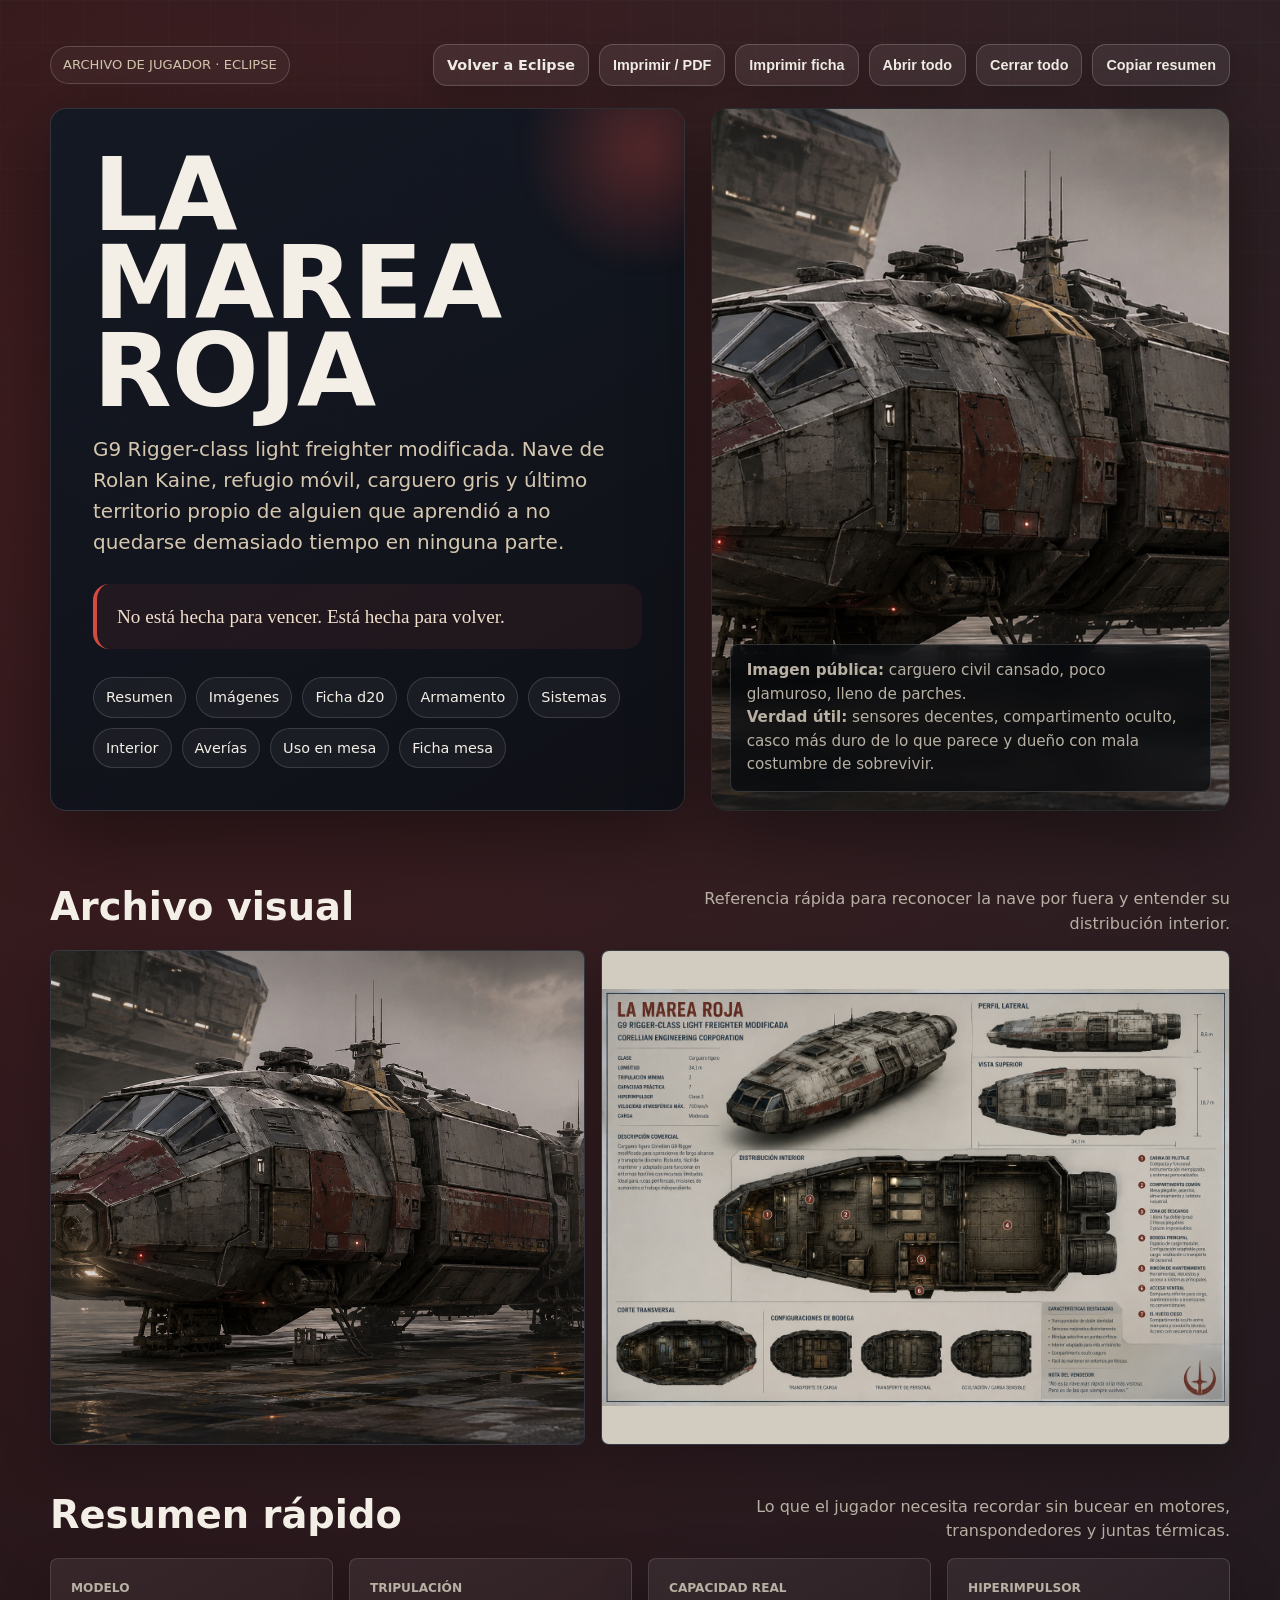
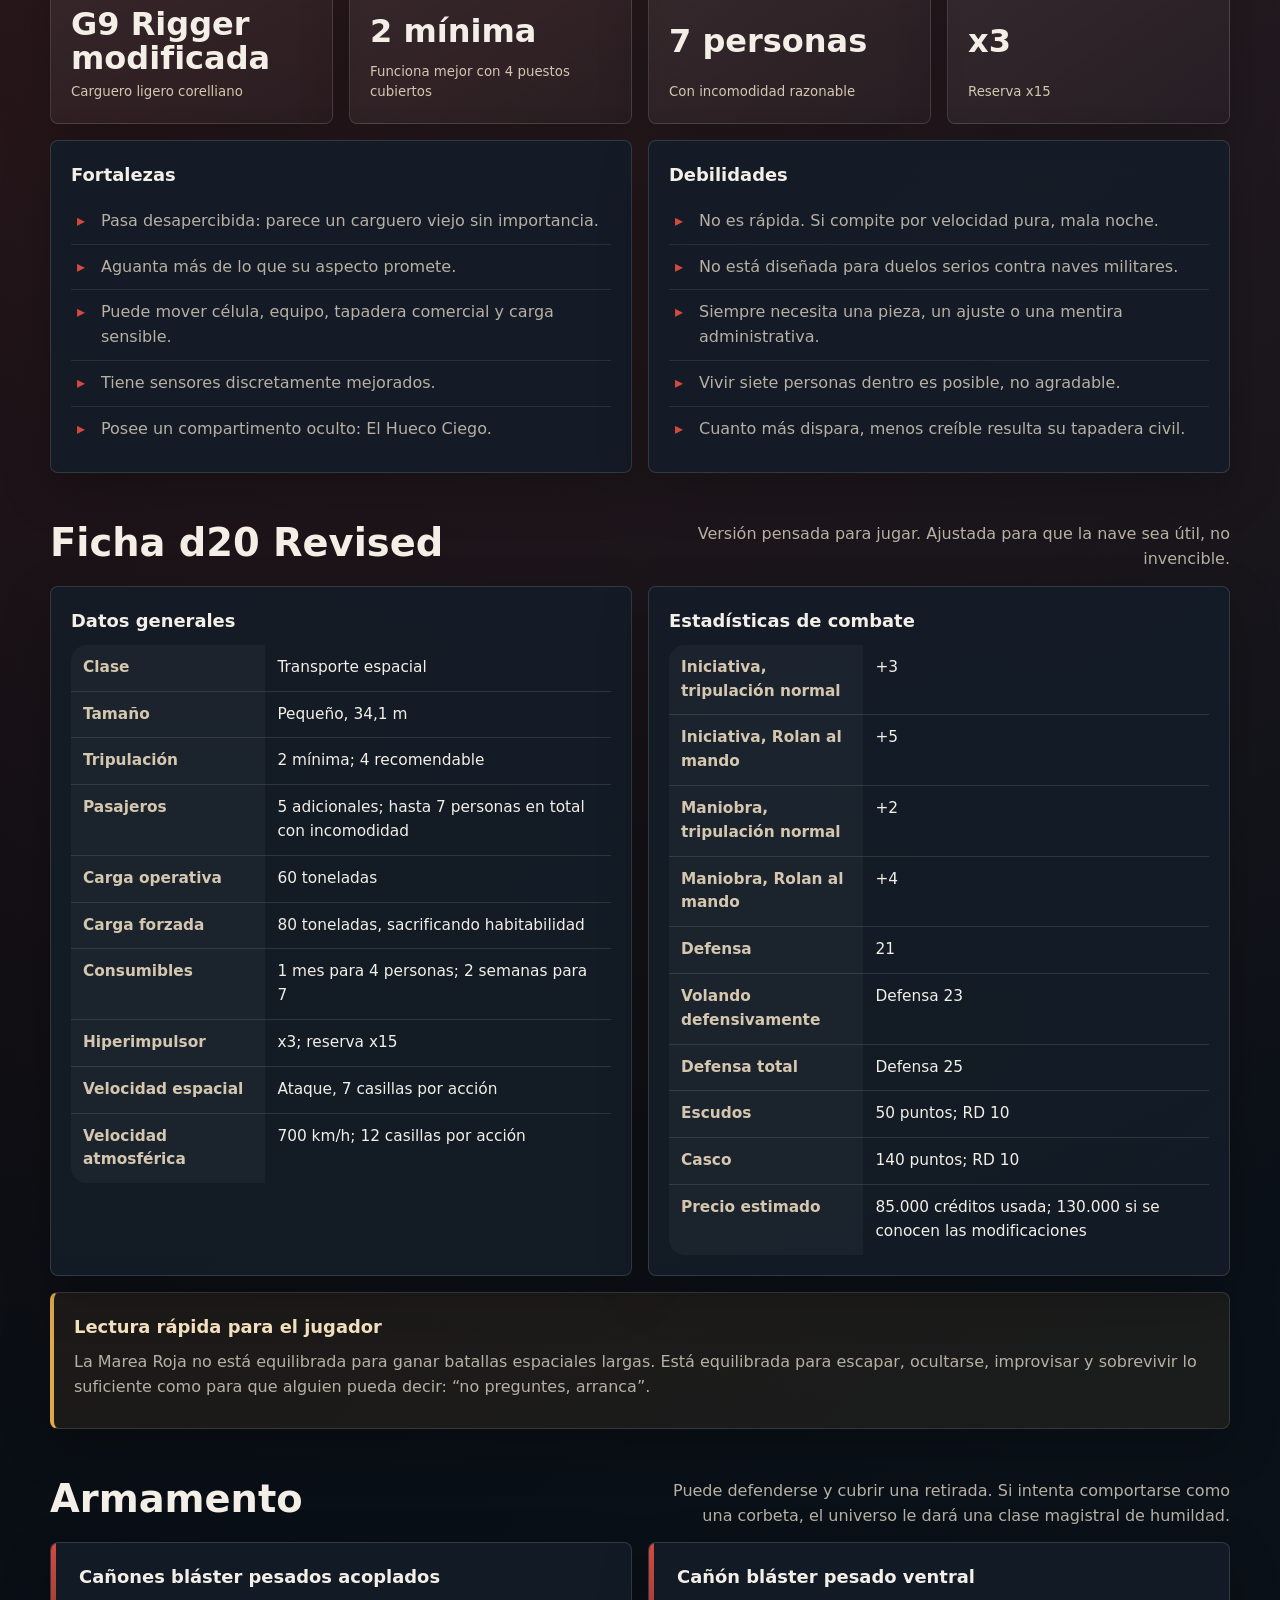
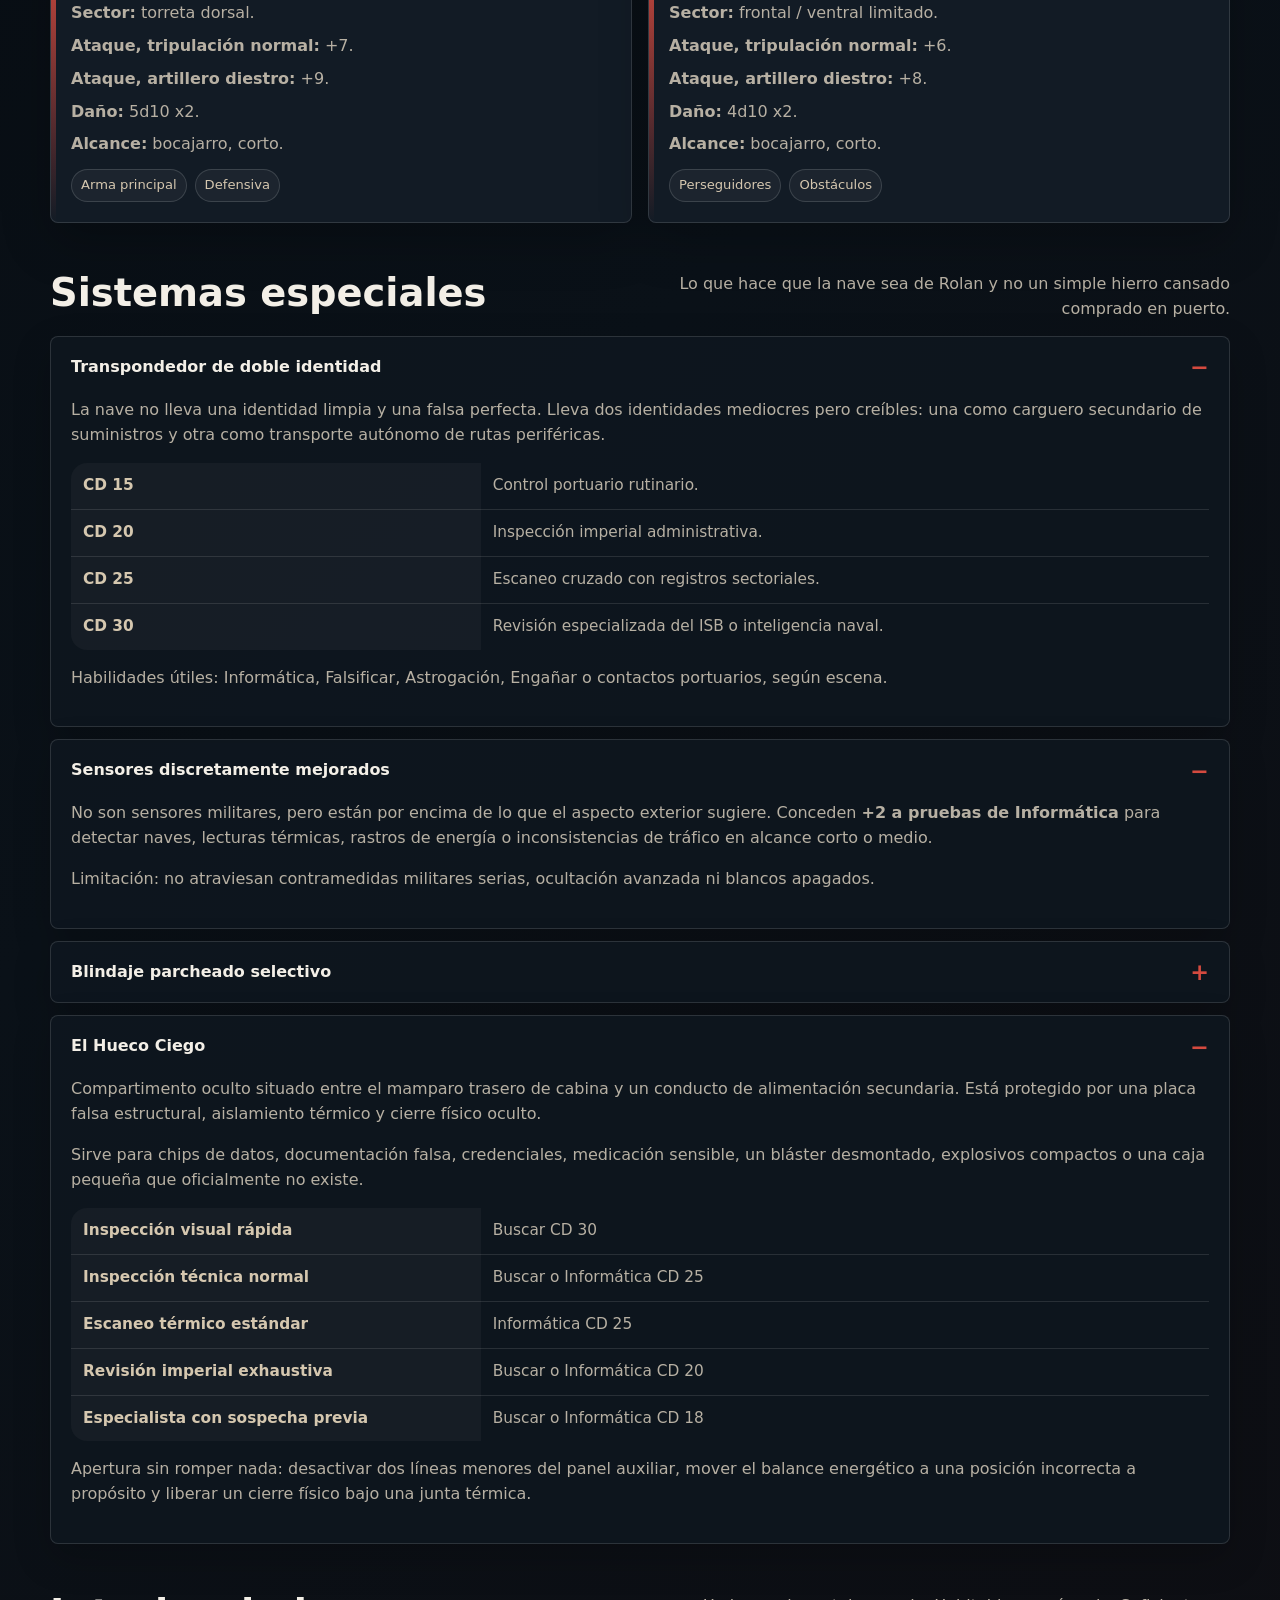
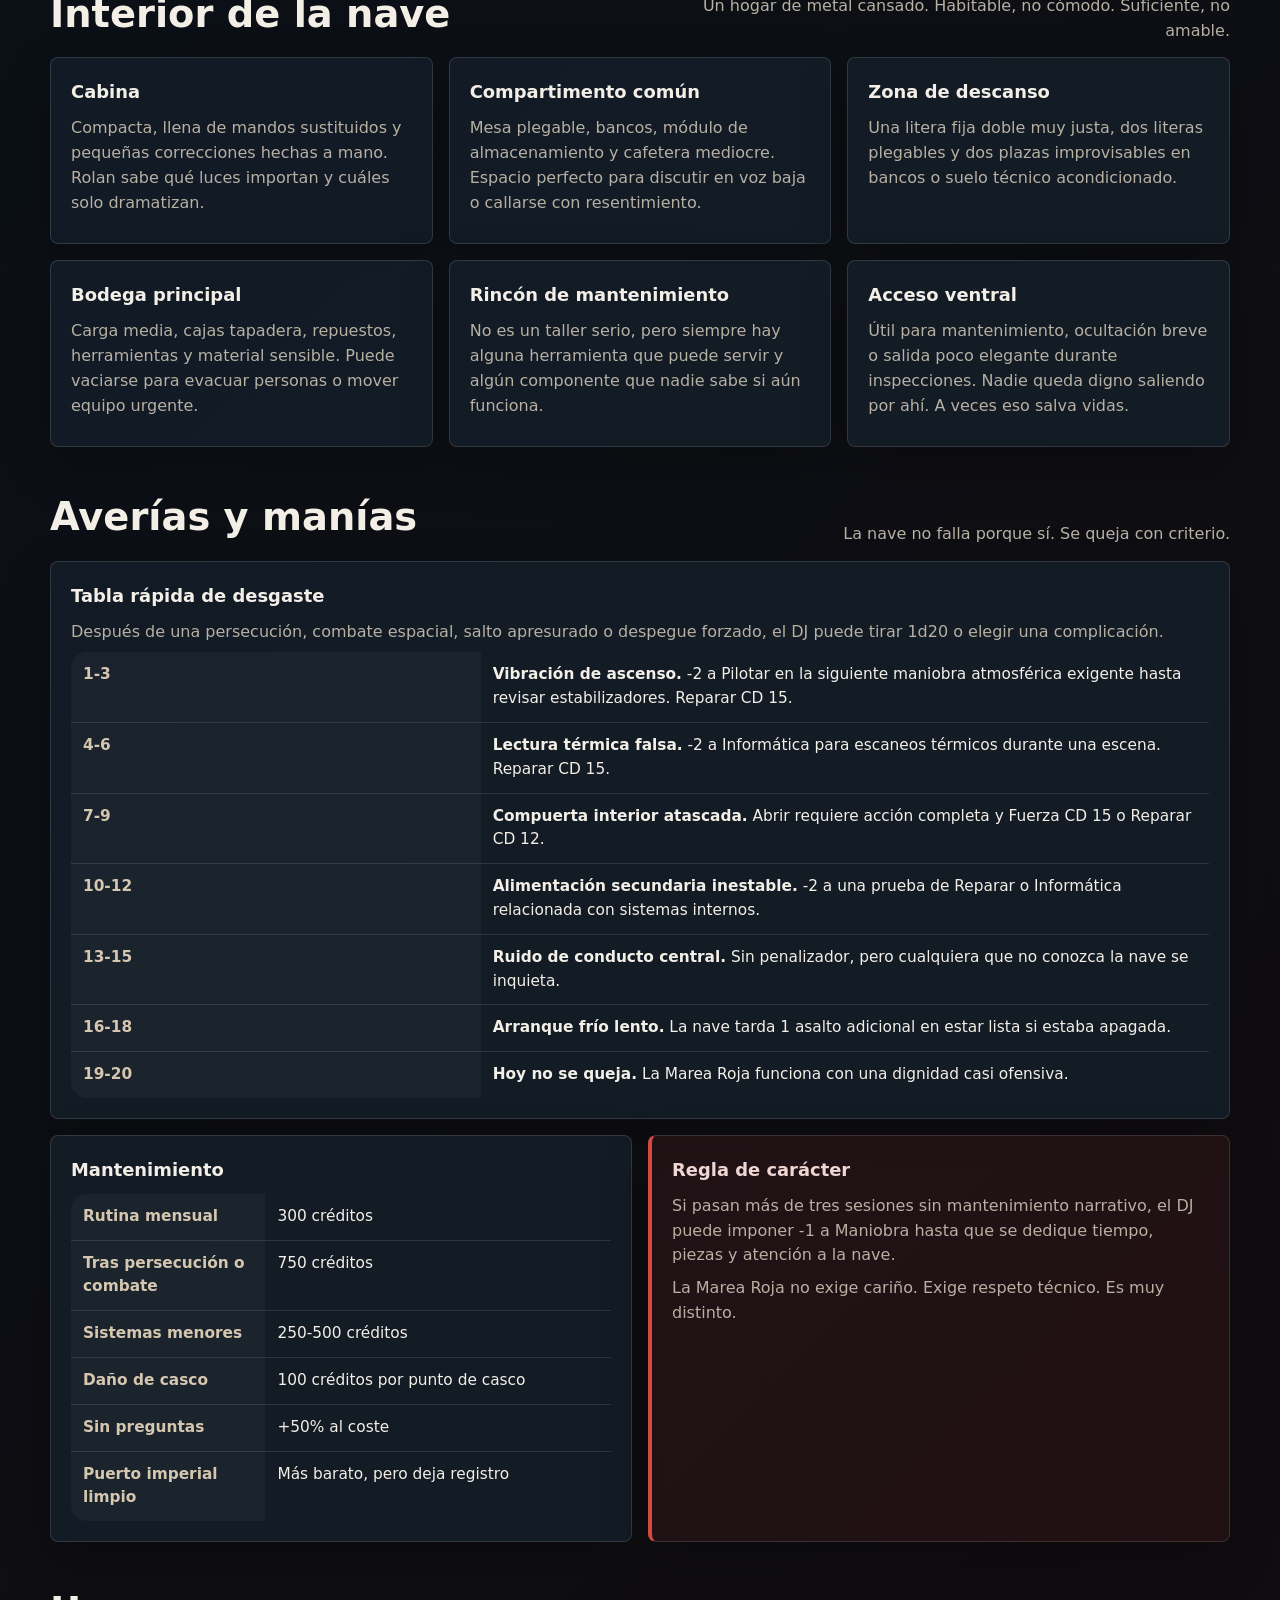
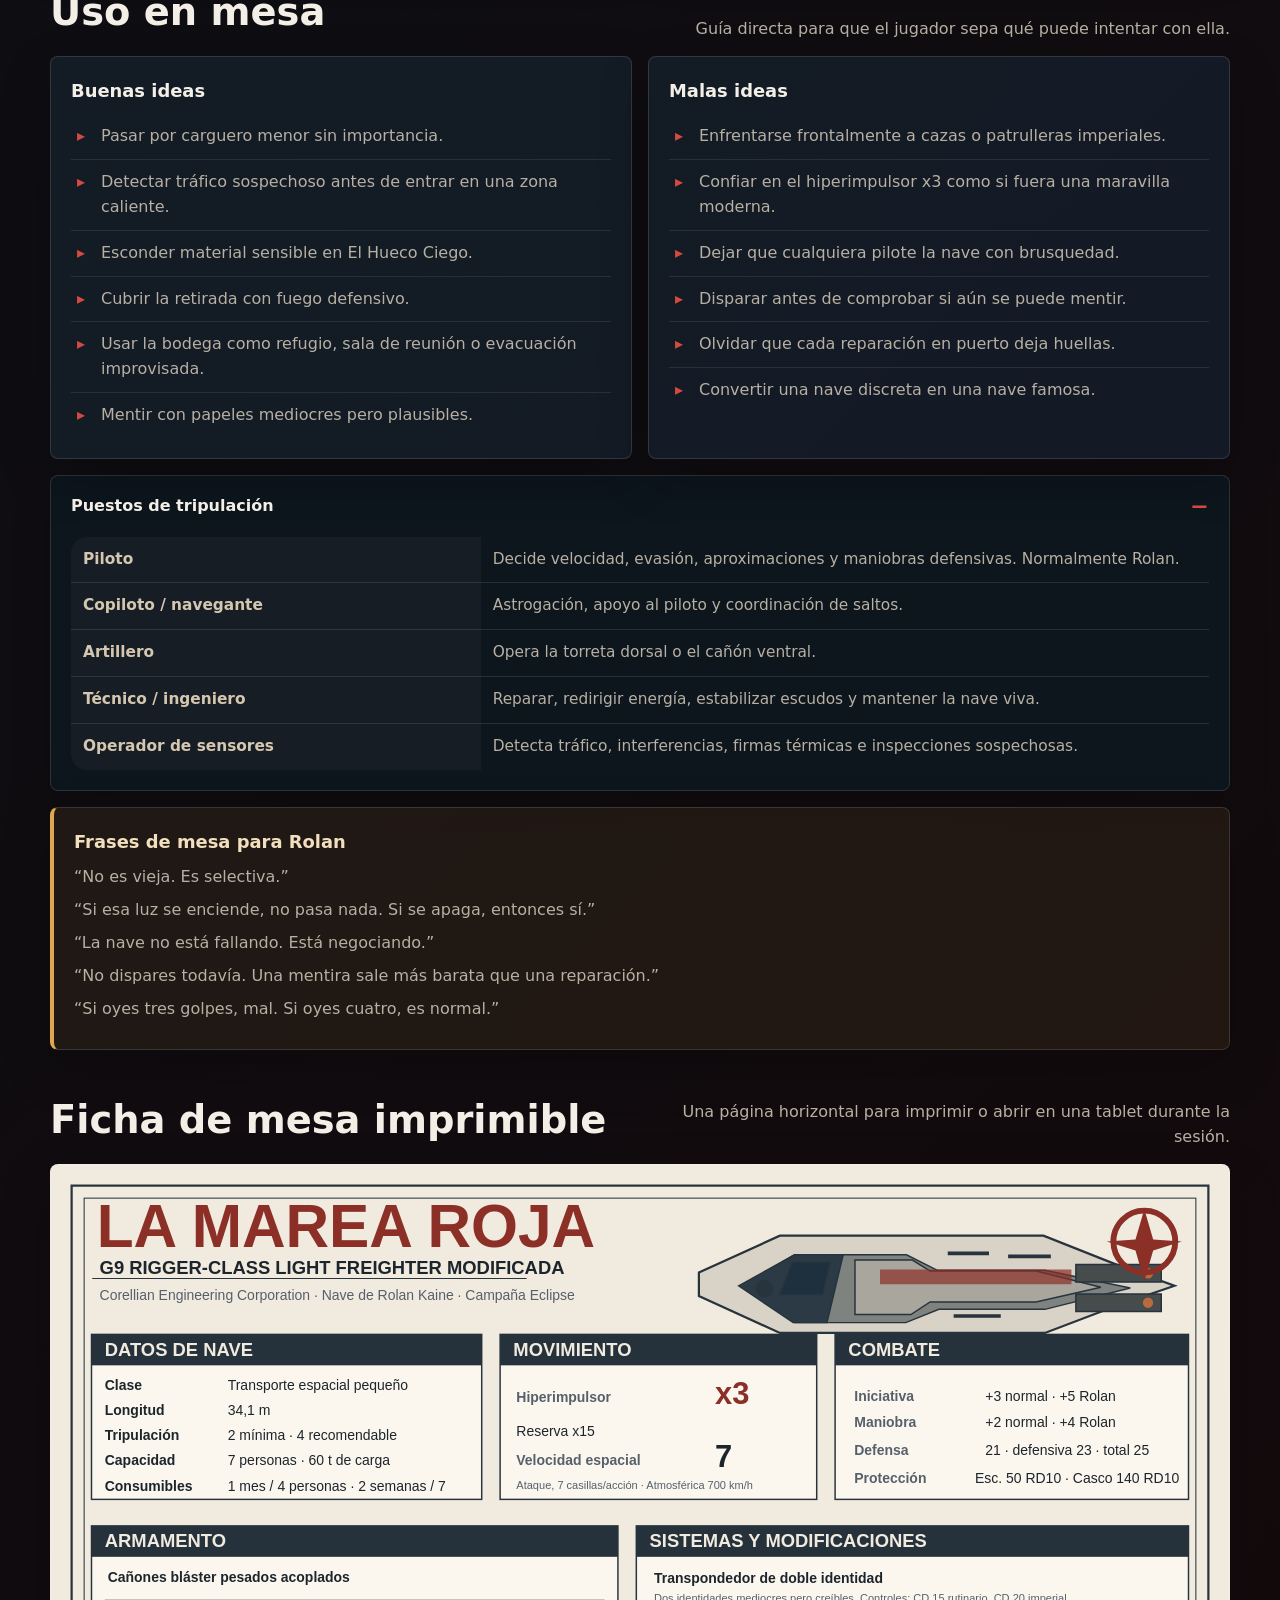
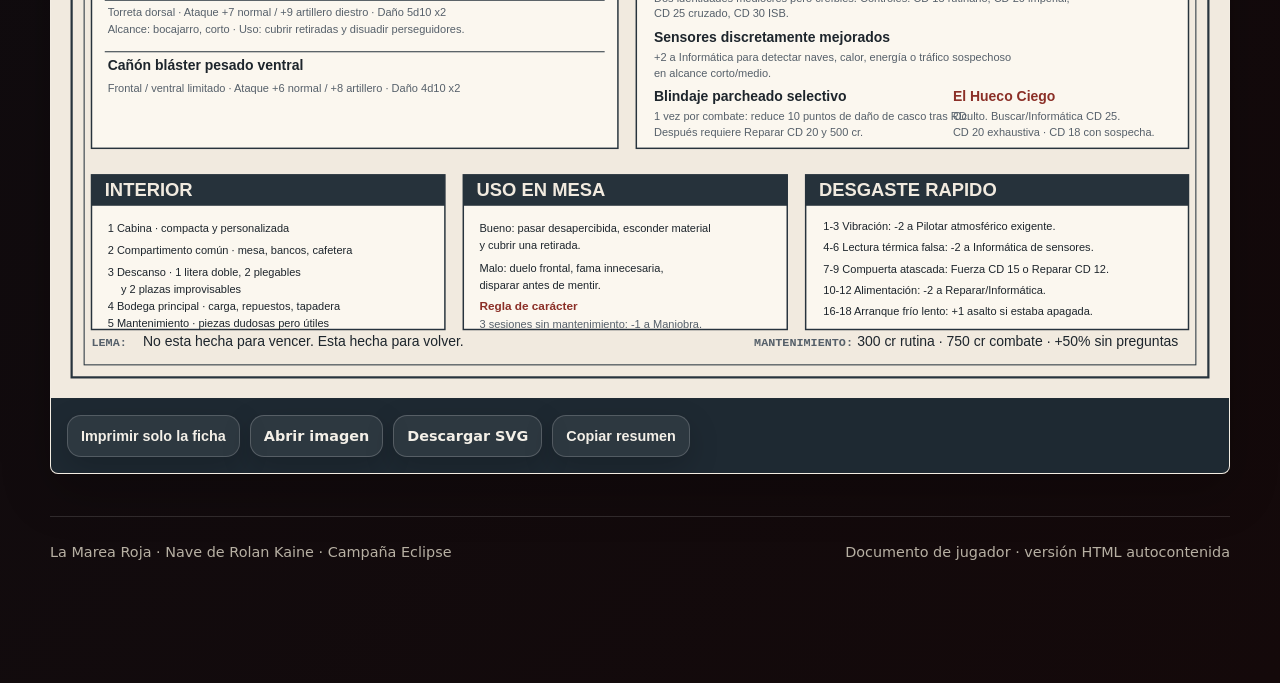
<file: campaigns/eclipse/nave/index.html>
<!DOCTYPE html>
<html lang="es">
<head>
  <meta charset="UTF-8" />
  <meta name="viewport" content="width=device-width, initial-scale=1.0" />
  <title>La Marea Roja · Nave de Rolan Kaine</title>
  <style>
    :root {
      --bg: #070b10;
      --bg2: #0d141d;
      --panel: rgba(20, 29, 40, 0.92);
      --panel2: rgba(14, 22, 31, 0.96);
      --ink: #f3efe7;
      --muted: #b7b0a3;
      --soft: #d5c7af;
      --red: #a92d2d;
      --red2: #d44a3f;
      --amber: #e0a84d;
      --cyan: #77c7d9;
      --line: rgba(255,255,255,0.13);
      --shadow: rgba(0,0,0,0.45);
      --radius: 8px;
      --mono: ui-monospace, SFMono-Regular, Menlo, Monaco, Consolas, "Liberation Mono", "Courier New", monospace;
      --sans: Inter, ui-sans-serif, system-ui, -apple-system, BlinkMacSystemFont, "Segoe UI", sans-serif;
      --serif: Georgia, "Times New Roman", serif;
    }

    * {
      box-sizing: border-box;
    }

    html {
      scroll-behavior: smooth;
    }

    body {
      margin: 0;
      font-family: var(--sans);
      color: var(--ink);
      background:
        radial-gradient(circle at 15% 5%, rgba(196, 53, 47, 0.28), transparent 32%),
        radial-gradient(circle at 85% 0%, rgba(119, 199, 217, 0.10), transparent 32%),
        linear-gradient(135deg, #05070b 0%, #0a1118 42%, #14090a 100%);
      min-height: 100vh;
      line-height: 1.55;
    }

    body::before {
      content: "";
      position: fixed;
      inset: 0;
      pointer-events: none;
      background:
        linear-gradient(rgba(255,255,255,0.026) 1px, transparent 1px),
        linear-gradient(90deg, rgba(255,255,255,0.021) 1px, transparent 1px);
      background-size: 42px 42px;
      mask-image: linear-gradient(to bottom, rgba(0,0,0,0.75), transparent 85%);
      z-index: 0;
    }

    .wrap {
      width: min(1180px, calc(100% - 32px));
      margin: 0 auto;
      position: relative;
      z-index: 1;
    }

    header.hero {
      padding: 44px 0 26px;
    }

    .topbar {
      display: flex;
      align-items: center;
      justify-content: space-between;
      gap: 16px;
      margin-bottom: 22px;
    }

    .pill {
      display: inline-flex;
      align-items: center;
      gap: 9px;
      border: 1px solid rgba(255,255,255,0.18);
      color: var(--soft);
      background: rgba(255,255,255,0.045);
      backdrop-filter: blur(8px);
      padding: 8px 12px;
      border-radius: 999px;
      font-size: 0.82rem;
      letter-spacing: 0;
      text-transform: uppercase;
    }

    .actions {
      display: flex;
      gap: 10px;
      flex-wrap: wrap;
      justify-content: flex-end;
    }

    button, .button {
      appearance: none;
      border: 1px solid rgba(255,255,255,0.18);
      background: rgba(255,255,255,0.07);
      color: var(--ink);
      padding: 9px 13px;
      border-radius: 14px;
      cursor: pointer;
      font-weight: 700;
      font-size: 0.9rem;
      text-decoration: none;
      box-shadow: 0 10px 30px rgba(0,0,0,0.18);
      transition: transform .16s ease, border-color .16s ease, background .16s ease;
    }

    button:hover, .button:hover {
      transform: translateY(-1px);
      border-color: rgba(212, 74, 63, 0.75);
      background: rgba(169,45,45,0.22);
    }

    .title-grid {
      display: grid;
      grid-template-columns: 1.1fr 0.9fr;
      gap: 26px;
      align-items: stretch;
    }

    .title-card {
      background: linear-gradient(150deg, rgba(17,25,36,0.92), rgba(10,15,22,0.88));
      border: 1px solid var(--line);
      border-radius: calc(var(--radius) + 8px);
      padding: clamp(24px, 4vw, 42px);
      box-shadow: 0 24px 80px var(--shadow);
      overflow: hidden;
      position: relative;
    }

    .title-card::after {
      content: "";
      position: absolute;
      right: -90px;
      top: -90px;
      width: 260px;
      height: 260px;
      border-radius: 50%;
      background: radial-gradient(circle, rgba(212,74,63,0.34), transparent 66%);
      filter: blur(8px);
    }

    h1 {
      margin: 0;
      font-size: clamp(2.7rem, 8vw, 6.4rem);
      line-height: 0.86;
      letter-spacing: 0;
      text-transform: uppercase;
    }

    .subtitle {
      color: var(--soft);
      font-size: clamp(1rem, 2vw, 1.25rem);
      margin: 18px 0 0;
      max-width: 850px;
    }

    .quote {
      margin-top: 26px;
      padding: 18px 20px;
      border-left: 4px solid var(--red2);
      background: rgba(212, 74, 63, 0.08);
      border-radius: 16px;
      color: #f1dfcc;
      font-family: var(--serif);
      font-size: 1.2rem;
    }

    .ship-silhouette {
      background:
        radial-gradient(circle at 20% 10%, rgba(212,74,63,0.22), transparent 32%),
        linear-gradient(145deg, rgba(12,18,26,0.95), rgba(5,9,13,0.95));
      border: 1px solid var(--line);
      border-radius: calc(var(--radius) + 8px);
      box-shadow: 0 24px 80px var(--shadow);
      padding: 26px;
      min-height: 360px;
      display: flex;
      flex-direction: column;
      justify-content: space-between;
      position: relative;
      overflow: hidden;
    }

    .ship-silhouette::before {
      content: "";
      position: absolute;
      inset: 22px;
      background:
        linear-gradient(90deg, transparent 0 10%, rgba(255,255,255,0.08) 10% 11%, transparent 11%),
        linear-gradient(transparent 0 30%, rgba(255,255,255,0.06) 30% 31%, transparent 31%);
      opacity: 0.35;
      border-radius: 18px;
    }

    .ship-shape {
      position: relative;
      margin: 48px auto 30px;
      width: min(420px, 100%);
      height: 160px;
      filter: drop-shadow(0 24px 26px rgba(0,0,0,0.65));
    }

    .ship-body {
      position: absolute;
      left: 10%;
      top: 42%;
      width: 80%;
      height: 34%;
      background: linear-gradient(180deg, #39424c, #1d242d);
      border: 1px solid rgba(255,255,255,0.16);
      border-radius: 100px 26px 26px 100px;
      transform: skewX(-8deg);
    }

    .ship-body::before {
      content: "";
      position: absolute;
      left: 18%;
      top: -62%;
      width: 44%;
      height: 72%;
      background: linear-gradient(180deg, #303945, #161d25);
      border: 1px solid rgba(255,255,255,0.13);
      border-radius: 18px 28px 8px 8px;
    }

    .ship-nose {
      position: absolute;
      right: 1%;
      top: 45%;
      width: 22%;
      height: 28%;
      background: linear-gradient(180deg, #303945, #151a20);
      clip-path: polygon(0 0, 100% 50%, 0 100%);
    }

    .ship-wing {
      position: absolute;
      left: 32%;
      top: 18%;
      width: 45%;
      height: 34%;
      background: linear-gradient(160deg, #252d37, #111820);
      clip-path: polygon(0 100%, 72% 0, 100% 28%, 36% 100%);
      opacity: 0.92;
    }

    .ship-wing.bottom {
      top: 68%;
      transform: scaleY(-1);
    }

    .red-stripe {
      position: absolute;
      left: 24%;
      top: 55%;
      width: 48%;
      height: 8px;
      background: linear-gradient(90deg, transparent, var(--red2), transparent);
      border-radius: 999px;
      opacity: 0.85;
    }

    .engine {
      position: absolute;
      left: 3%;
      top: 49%;
      width: 18%;
      height: 23%;
      background: linear-gradient(90deg, #121820, #303945);
      border-radius: 60px 8px 8px 60px;
    }

    .engine::before {
      content: "";
      position: absolute;
      left: -7px;
      top: 22%;
      width: 12px;
      height: 56%;
      border-radius: 50%;
      background: rgba(119,199,217,0.75);
      box-shadow: 0 0 22px rgba(119,199,217,0.8);
    }

    .callout {
      position: relative;
      z-index: 2;
      color: var(--muted);
      font-size: 0.95rem;
    }

    .ship-photo {
      background:
        linear-gradient(180deg, rgba(7, 11, 16, 0.02), rgba(7, 11, 16, 0.78)),
        #080b0f;
      border: 1px solid var(--line);
      border-radius: calc(var(--radius) + 8px);
      box-shadow: 0 24px 80px var(--shadow);
      min-height: 360px;
      overflow: hidden;
      position: relative;
    }

    .ship-photo img {
      display: block;
      width: 100%;
      height: 100%;
      min-height: 360px;
      object-fit: cover;
    }

    .ship-photo .callout {
      position: absolute;
      right: 18px;
      bottom: 18px;
      left: 18px;
      padding: 14px 16px;
      border: 1px solid rgba(255,255,255,0.16);
      border-radius: var(--radius);
      background: rgba(6, 9, 13, 0.72);
      backdrop-filter: blur(10px);
    }

    nav.quick {
      margin-top: 28px;
      display: flex;
      gap: 10px;
      flex-wrap: wrap;
    }

    nav.quick a {
      color: var(--ink);
      text-decoration: none;
      padding: 8px 12px;
      border: 1px solid rgba(255,255,255,0.14);
      border-radius: 999px;
      background: rgba(255,255,255,0.045);
      font-size: 0.9rem;
      transition: border-color .16s ease, background .16s ease;
    }

    nav.quick a:hover {
      border-color: rgba(212,74,63,0.7);
      background: rgba(212,74,63,0.14);
    }

    main {
      padding-bottom: 60px;
    }

    section {
      margin: 24px 0;
    }

    .section-title {
      display: flex;
      align-items: end;
      justify-content: space-between;
      gap: 18px;
      margin: 40px 0 14px;
    }

    .section-title h2 {
      margin: 0;
      font-size: clamp(1.6rem, 3vw, 2.4rem);
      letter-spacing: 0;
    }

    .section-title p {
      margin: 0;
      color: var(--muted);
      max-width: 560px;
      text-align: right;
    }

    .grid {
      display: grid;
      gap: 16px;
    }

    .grid.two {
      grid-template-columns: repeat(2, minmax(0, 1fr));
    }

    .grid.three {
      grid-template-columns: repeat(3, minmax(0, 1fr));
    }

    .grid.four {
      grid-template-columns: repeat(4, minmax(0, 1fr));
    }

    .card {
      background: var(--panel);
      border: 1px solid var(--line);
      border-radius: var(--radius);
      padding: 20px;
      box-shadow: 0 18px 50px rgba(0,0,0,0.23);
    }

    .card h3 {
      margin: 0 0 10px;
      font-size: 1.12rem;
      letter-spacing: 0;
    }

    .card p {
      margin: 8px 0;
      color: var(--muted);
    }

    .stat {
      display: flex;
      flex-direction: column;
      justify-content: space-between;
      min-height: 104px;
      background: linear-gradient(145deg, rgba(255,255,255,0.07), rgba(255,255,255,0.025));
    }

    .stat span {
      color: var(--muted);
      text-transform: uppercase;
      font-size: 0.76rem;
      letter-spacing: 0;
      font-weight: 800;
    }

    .stat strong {
      font-size: clamp(1.4rem, 3vw, 2rem);
      line-height: 1.05;
      letter-spacing: 0;
      margin-top: 10px;
    }

    .stat small {
      color: var(--soft);
      margin-top: 7px;
      display: block;
    }

    .red {
      color: #ff7b70;
    }

    .cyan {
      color: var(--cyan);
    }

    .amber {
      color: var(--amber);
    }

    .compact-table {
      width: 100%;
      border-collapse: collapse;
      overflow: hidden;
      border-radius: 16px;
      font-size: 0.96rem;
    }

    .compact-table th,
    .compact-table td {
      border-bottom: 1px solid rgba(255,255,255,0.11);
      padding: 11px 12px;
      vertical-align: top;
    }

    .compact-table th {
      width: 36%;
      color: var(--soft);
      text-align: left;
      font-weight: 800;
      background: rgba(255,255,255,0.035);
    }

    .compact-table tr:last-child th,
    .compact-table tr:last-child td {
      border-bottom: 0;
    }

    .note {
      border-left: 4px solid var(--amber);
      background: rgba(224, 168, 77, 0.08);
      color: #f2dfbd;
    }

    .warning {
      border-left: 4px solid var(--red2);
      background: rgba(212, 74, 63, 0.085);
      color: #f0d6d2;
    }

    details {
      background: var(--panel2);
      border: 1px solid var(--line);
      border-radius: var(--radius);
      padding: 0;
      overflow: hidden;
      box-shadow: 0 14px 38px rgba(0,0,0,0.2);
    }

    details + details {
      margin-top: 12px;
    }

    summary {
      cursor: pointer;
      padding: 18px 20px;
      font-weight: 900;
      letter-spacing: 0;
      list-style: none;
      display: flex;
      justify-content: space-between;
      align-items: center;
      gap: 12px;
    }

    summary::-webkit-details-marker {
      display: none;
    }

    summary::after {
      content: "+";
      color: var(--red2);
      font-size: 1.4rem;
      line-height: 1;
      flex: 0 0 auto;
    }

    details[open] summary::after {
      content: "−";
    }

    .details-body {
      padding: 0 20px 20px;
      color: var(--muted);
    }

    .details-body p:first-child {
      margin-top: 0;
    }

    .tag-row {
      display: flex;
      flex-wrap: wrap;
      gap: 8px;
      margin-top: 12px;
    }

    .tag {
      display: inline-flex;
      align-items: center;
      gap: 6px;
      border: 1px solid rgba(255,255,255,0.14);
      border-radius: 999px;
      padding: 5px 9px;
      color: var(--soft);
      background: rgba(255,255,255,0.045);
      font-size: 0.82rem;
    }

    .weapon {
      position: relative;
      overflow: hidden;
    }

    .weapon::before {
      content: "";
      position: absolute;
      inset: 0 auto 0 0;
      width: 5px;
      background: linear-gradient(var(--red2), transparent);
    }

    .weapon h3 {
      padding-left: 8px;
    }

    .mono {
      font-family: var(--mono);
      letter-spacing: 0;
    }

    .visual-grid {
      display: grid;
      grid-template-columns: minmax(0, 1fr);
      gap: 16px;
    }

    .visual-grid.two {
      grid-template-columns: minmax(0, 0.92fr) minmax(0, 1.08fr);
    }

    .visual-card {
      margin: 0;
      overflow: hidden;
      background: var(--panel);
      border: 1px solid var(--line);
      border-radius: var(--radius);
      box-shadow: 0 18px 50px rgba(0,0,0,0.23);
    }

    .visual-card img {
      display: block;
      width: 100%;
      height: 100%;
      max-height: 660px;
      object-fit: cover;
    }

    .visual-card.contain img {
      background: #d2ccc0;
      object-fit: contain;
    }

    .visual-card figcaption {
      padding: 13px 16px 15px;
      color: var(--muted);
      border-top: 1px solid rgba(255,255,255,0.11);
      font-size: 0.92rem;
    }

    .sheet-card {
      overflow: hidden;
      padding: 0;
      background: #f1eadf;
    }

    .sheet-card img {
      display: block;
      width: 100%;
      height: auto;
    }

    .sheet-actions {
      display: flex;
      flex-wrap: wrap;
      gap: 10px;
      padding: 16px;
      border-top: 1px solid rgba(39, 51, 61, 0.24);
      background: #1e2932;
    }

    .sheet-actions .button {
      border-color: rgba(255,255,255,0.2);
    }

    .ficha-summary-source {
      display: none;
    }

    .checklist {
      padding: 0;
      margin: 0;
      list-style: none;
    }

    .checklist li {
      padding: 10px 0 10px 30px;
      border-bottom: 1px solid rgba(255,255,255,0.09);
      position: relative;
      color: var(--muted);
    }

    .checklist li:last-child {
      border-bottom: 0;
    }

    .checklist li::before {
      content: "▸";
      position: absolute;
      left: 6px;
      color: var(--red2);
    }

    .footer {
      margin-top: 42px;
      border-top: 1px solid var(--line);
      padding: 24px 0 60px;
      color: var(--muted);
      font-size: 0.9rem;
      display: flex;
      justify-content: space-between;
      gap: 18px;
      flex-wrap: wrap;
    }

    .print-only {
      display: none;
    }

    @media (max-width: 920px) {
      .title-grid,
      .grid.two,
      .grid.three,
      .grid.four,
      .visual-grid.two {
        grid-template-columns: 1fr;
      }

      .section-title {
        align-items: start;
        flex-direction: column;
      }

      .section-title p {
        text-align: left;
      }

      .ship-silhouette {
        min-height: 300px;
      }
    }

    @media print {
      @page {
        size: A4 landscape;
        margin: 8mm;
      }

      :root {
        --bg: #fff;
        --panel: #fff;
        --panel2: #fff;
        --ink: #111;
        --muted: #333;
        --soft: #222;
        --line: #ccc;
        --shadow: transparent;
      }

      body {
        background: #fff;
        color: #111;
        font-size: 10.5pt;
      }

      body::before,
      .actions,
      nav.quick,
      .ship-silhouette,
      .ship-photo,
      .footer,
      button {
        display: none !important;
      }

      .wrap {
        width: 100%;
        margin: 0;
      }

      header.hero {
        padding: 0 0 12px;
      }

      .title-grid,
      .grid.two,
      .grid.three,
      .grid.four {
        display: block;
      }

      .title-card,
      .card,
      details {
        box-shadow: none;
        border: 1px solid #ccc;
        page-break-inside: avoid;
        break-inside: avoid;
        margin-bottom: 10px;
      }

      h1 {
        font-size: 38pt;
      }

      section {
        margin: 14px 0;
      }

      details[open],
      details {
        display: block;
      }

      details:not([open]) .details-body {
        display: block;
      }

      summary::after {
        display: none;
      }

      .print-only {
        display: block;
      }

      .no-print {
        display: none !important;
      }

      body.print-sheet-only header.hero,
      body.print-sheet-only main > section:not(#ficha-mesa) {
        display: none !important;
      }

      body.print-sheet-only main {
        padding: 0;
      }

      body.print-sheet-only .sheet-actions,
      body.print-sheet-only #ficha-mesa .section-title {
        display: none !important;
      }

      body.print-sheet-only .sheet-card {
        border: 0;
        box-shadow: none;
        padding: 0;
      }

      body.print-sheet-only .sheet-card img {
        width: 100%;
      }

      a {
        color: #111;
        text-decoration: none;
      }
    }
  </style>
</head>

<body>
  <header class="hero">
    <div class="wrap">
      <div class="topbar">
        <div class="pill">Archivo de jugador · Eclipse</div>
        <div class="actions">
          <a class="button" href="/ROL/">Volver a Eclipse</a>
          <button onclick="window.print()">Imprimir / PDF</button>
          <button onclick="printFicha()">Imprimir ficha</button>
          <button onclick="toggleAll(true)">Abrir todo</button>
          <button onclick="toggleAll(false)">Cerrar todo</button>
          <button onclick="copyFicha(this)">Copiar resumen</button>
        </div>
      </div>

      <div class="title-grid">
        <div class="title-card">
          <h1>La Marea Roja</h1>
          <p class="subtitle">
            G9 Rigger-class light freighter modificada. Nave de Rolan Kaine, refugio móvil,
            carguero gris y último territorio propio de alguien que aprendió a no quedarse demasiado tiempo en ninguna parte.
          </p>
          <div class="quote">
            No está hecha para vencer. Está hecha para volver.
          </div>
          <nav class="quick">
            <a href="#resumen">Resumen</a>
            <a href="#visuales">Imágenes</a>
            <a href="#ficha">Ficha d20</a>
            <a href="#armamento">Armamento</a>
            <a href="#sistemas">Sistemas</a>
            <a href="#interior">Interior</a>
            <a href="#averias">Averías</a>
            <a href="#mesa">Uso en mesa</a>
            <a href="#ficha-mesa">Ficha mesa</a>
          </nav>
        </div>

        <aside class="ship-photo" aria-label="Imagen exterior de La Marea Roja">
          <img src="assets/la-marea-roja-exterior.png" alt="La Marea Roja, carguero ligero modificado sobre una plataforma espacial.">
          <div class="callout">
            <strong>Imagen pública:</strong> carguero civil cansado, poco glamuroso, lleno de parches.
            <br>
            <strong>Verdad útil:</strong> sensores decentes, compartimento oculto, casco más duro de lo que parece y dueño con mala costumbre de sobrevivir.
          </div>
        </aside>
      </div>
    </div>
  </header>

  <main class="wrap">
    <section id="visuales">
      <div class="section-title">
        <h2>Archivo visual</h2>
        <p>Referencia rápida para reconocer la nave por fuera y entender su distribución interior.</p>
      </div>

      <div class="visual-grid two">
        <figure class="visual-card">
          <img src="assets/la-marea-roja-exterior.png" alt="Vista exterior de La Marea Roja en un hangar lluvioso.">
          <figcaption>Vista exterior: casco parcheado, franjas rojas gastadas y perfil de carguero ligero modificado.</figcaption>
        </figure>

        <figure class="visual-card contain">
          <img src="assets/la-marea-roja-plano.png" alt="Plano técnico de La Marea Roja con vistas lateral, superior e interior.">
          <figcaption>Plano de referencia: perfil, vista superior, distribución interior, zonas de carga y detalles de configuración.</figcaption>
        </figure>
      </div>
    </section>

    <section id="resumen">
      <div class="section-title">
        <h2>Resumen rápido</h2>
        <p>Lo que el jugador necesita recordar sin bucear en motores, transpondedores y juntas térmicas.</p>
      </div>

      <div class="grid four">
        <div class="card stat">
          <span>Modelo</span>
          <strong>G9 Rigger modificada</strong>
          <small>Carguero ligero corelliano</small>
        </div>
        <div class="card stat">
          <span>Tripulación</span>
          <strong>2 mínima</strong>
          <small>Funciona mejor con 4 puestos cubiertos</small>
        </div>
        <div class="card stat">
          <span>Capacidad real</span>
          <strong>7 personas</strong>
          <small>Con incomodidad razonable</small>
        </div>
        <div class="card stat">
          <span>Hiperimpulsor</span>
          <strong>x3</strong>
          <small>Reserva x15</small>
        </div>
      </div>

      <div class="grid two" style="margin-top:16px;">
        <div class="card">
          <h3>Fortalezas</h3>
          <ul class="checklist">
            <li>Pasa desapercibida: parece un carguero viejo sin importancia.</li>
            <li>Aguanta más de lo que su aspecto promete.</li>
            <li>Puede mover célula, equipo, tapadera comercial y carga sensible.</li>
            <li>Tiene sensores discretamente mejorados.</li>
            <li>Posee un compartimento oculto: El Hueco Ciego.</li>
          </ul>
        </div>

        <div class="card">
          <h3>Debilidades</h3>
          <ul class="checklist">
            <li>No es rápida. Si compite por velocidad pura, mala noche.</li>
            <li>No está diseñada para duelos serios contra naves militares.</li>
            <li>Siempre necesita una pieza, un ajuste o una mentira administrativa.</li>
            <li>Vivir siete personas dentro es posible, no agradable.</li>
            <li>Cuanto más dispara, menos creíble resulta su tapadera civil.</li>
          </ul>
        </div>
      </div>
    </section>

    <section id="ficha">
      <div class="section-title">
        <h2>Ficha d20 Revised</h2>
        <p>Versión pensada para jugar. Ajustada para que la nave sea útil, no invencible.</p>
      </div>

      <div class="grid two">
        <div class="card">
          <h3>Datos generales</h3>
          <table class="compact-table">
            <tr><th>Clase</th><td>Transporte espacial</td></tr>
            <tr><th>Tamaño</th><td>Pequeño, 34,1 m</td></tr>
            <tr><th>Tripulación</th><td>2 mínima; 4 recomendable</td></tr>
            <tr><th>Pasajeros</th><td>5 adicionales; hasta 7 personas en total con incomodidad</td></tr>
            <tr><th>Carga operativa</th><td>60 toneladas</td></tr>
            <tr><th>Carga forzada</th><td>80 toneladas, sacrificando habitabilidad</td></tr>
            <tr><th>Consumibles</th><td>1 mes para 4 personas; 2 semanas para 7</td></tr>
            <tr><th>Hiperimpulsor</th><td>x3; reserva x15</td></tr>
            <tr><th>Velocidad espacial</th><td>Ataque, 7 casillas por acción</td></tr>
            <tr><th>Velocidad atmosférica</th><td>700 km/h; 12 casillas por acción</td></tr>
          </table>
        </div>

        <div class="card">
          <h3>Estadísticas de combate</h3>
          <table class="compact-table">
            <tr><th>Iniciativa, tripulación normal</th><td>+3</td></tr>
            <tr><th>Iniciativa, Rolan al mando</th><td>+5</td></tr>
            <tr><th>Maniobra, tripulación normal</th><td>+2</td></tr>
            <tr><th>Maniobra, Rolan al mando</th><td>+4</td></tr>
            <tr><th>Defensa</th><td>21</td></tr>
            <tr><th>Volando defensivamente</th><td>Defensa 23</td></tr>
            <tr><th>Defensa total</th><td>Defensa 25</td></tr>
            <tr><th>Escudos</th><td>50 puntos; RD 10</td></tr>
            <tr><th>Casco</th><td>140 puntos; RD 10</td></tr>
            <tr><th>Precio estimado</th><td>85.000 créditos usada; 130.000 si se conocen las modificaciones</td></tr>
          </table>
        </div>
      </div>

      <div class="card note" style="margin-top:16px;">
        <h3>Lectura rápida para el jugador</h3>
        <p>
          La Marea Roja no está equilibrada para ganar batallas espaciales largas.
          Está equilibrada para escapar, ocultarse, improvisar y sobrevivir lo suficiente
          como para que alguien pueda decir: “no preguntes, arranca”.
        </p>
      </div>
    </section>

    <section id="armamento">
      <div class="section-title">
        <h2>Armamento</h2>
        <p>Puede defenderse y cubrir una retirada. Si intenta comportarse como una corbeta, el universo le dará una clase magistral de humildad.</p>
      </div>

      <div class="grid two">
        <div class="card weapon">
          <h3>Cañones bláster pesados acoplados</h3>
          <p><strong>Sector:</strong> torreta dorsal.</p>
          <p><strong>Ataque, tripulación normal:</strong> +7.</p>
          <p><strong>Ataque, artillero diestro:</strong> +9.</p>
          <p><strong>Daño:</strong> 5d10 x2.</p>
          <p><strong>Alcance:</strong> bocajarro, corto.</p>
          <div class="tag-row">
            <span class="tag">Arma principal</span>
            <span class="tag">Defensiva</span>
          </div>
        </div>

        <div class="card weapon">
          <h3>Cañón bláster pesado ventral</h3>
          <p><strong>Sector:</strong> frontal / ventral limitado.</p>
          <p><strong>Ataque, tripulación normal:</strong> +6.</p>
          <p><strong>Ataque, artillero diestro:</strong> +8.</p>
          <p><strong>Daño:</strong> 4d10 x2.</p>
          <p><strong>Alcance:</strong> bocajarro, corto.</p>
          <div class="tag-row">
            <span class="tag">Perseguidores</span>
            <span class="tag">Obstáculos</span>
          </div>
        </div>
      </div>
    </section>

    <section id="sistemas">
      <div class="section-title">
        <h2>Sistemas especiales</h2>
        <p>Lo que hace que la nave sea de Rolan y no un simple hierro cansado comprado en puerto.</p>
      </div>

      <details open>
        <summary>Transpondedor de doble identidad</summary>
        <div class="details-body">
          <p>
            La nave no lleva una identidad limpia y una falsa perfecta. Lleva dos identidades mediocres pero creíbles:
            una como carguero secundario de suministros y otra como transporte autónomo de rutas periféricas.
          </p>
          <table class="compact-table">
            <tr><th>CD 15</th><td>Control portuario rutinario.</td></tr>
            <tr><th>CD 20</th><td>Inspección imperial administrativa.</td></tr>
            <tr><th>CD 25</th><td>Escaneo cruzado con registros sectoriales.</td></tr>
            <tr><th>CD 30</th><td>Revisión especializada del ISB o inteligencia naval.</td></tr>
          </table>
          <p>
            Habilidades útiles: Informática, Falsificar, Astrogación, Engañar o contactos portuarios, según escena.
          </p>
        </div>
      </details>

      <details open>
        <summary>Sensores discretamente mejorados</summary>
        <div class="details-body">
          <p>
            No son sensores militares, pero están por encima de lo que el aspecto exterior sugiere.
            Conceden <strong>+2 a pruebas de Informática</strong> para detectar naves, lecturas térmicas,
            rastros de energía o inconsistencias de tráfico en alcance corto o medio.
          </p>
          <p>
            Limitación: no atraviesan contramedidas militares serias, ocultación avanzada ni blancos apagados.
          </p>
        </div>
      </details>

      <details>
        <summary>Blindaje parcheado selectivo</summary>
        <div class="details-body">
          <p>
            No está blindada por completo. Rolan reforzó zonas concretas: acceso a cabina,
            lateral de bodega, sección baja de motores y mamparo interior del compartimento principal.
          </p>
          <p>
            Regla opcional: una vez por combate espacial, cuando un impacto cause daño al casco,
            se puede declarar que el golpe alcanza una zona reforzada. Reduce el daño final en 10 puntos
            adicionales después de aplicar RD. Después queda dañado y requiere Reparar CD 20 y 500 créditos en piezas.
          </p>
        </div>
      </details>

      <details open>
        <summary>El Hueco Ciego</summary>
        <div class="details-body">
          <p>
            Compartimento oculto situado entre el mamparo trasero de cabina y un conducto de alimentación secundaria.
            Está protegido por una placa falsa estructural, aislamiento térmico y cierre físico oculto.
          </p>
          <p>
            Sirve para chips de datos, documentación falsa, credenciales, medicación sensible, un bláster desmontado,
            explosivos compactos o una caja pequeña que oficialmente no existe.
          </p>
          <table class="compact-table">
            <tr><th>Inspección visual rápida</th><td>Buscar CD 30</td></tr>
            <tr><th>Inspección técnica normal</th><td>Buscar o Informática CD 25</td></tr>
            <tr><th>Escaneo térmico estándar</th><td>Informática CD 25</td></tr>
            <tr><th>Revisión imperial exhaustiva</th><td>Buscar o Informática CD 20</td></tr>
            <tr><th>Especialista con sospecha previa</th><td>Buscar o Informática CD 18</td></tr>
          </table>
          <p>
            Apertura sin romper nada: desactivar dos líneas menores del panel auxiliar,
            mover el balance energético a una posición incorrecta a propósito y liberar un cierre físico bajo una junta térmica.
          </p>
        </div>
      </details>
    </section>

    <section id="interior">
      <div class="section-title">
        <h2>Interior de la nave</h2>
        <p>Un hogar de metal cansado. Habitable, no cómodo. Suficiente, no amable.</p>
      </div>

      <div class="grid three">
        <div class="card">
          <h3>Cabina</h3>
          <p>
            Compacta, llena de mandos sustituidos y pequeñas correcciones hechas a mano.
            Rolan sabe qué luces importan y cuáles solo dramatizan.
          </p>
        </div>

        <div class="card">
          <h3>Compartimento común</h3>
          <p>
            Mesa plegable, bancos, módulo de almacenamiento y cafetera mediocre.
            Espacio perfecto para discutir en voz baja o callarse con resentimiento.
          </p>
        </div>

        <div class="card">
          <h3>Zona de descanso</h3>
          <p>
            Una litera fija doble muy justa, dos literas plegables y dos plazas improvisables
            en bancos o suelo técnico acondicionado.
          </p>
        </div>

        <div class="card">
          <h3>Bodega principal</h3>
          <p>
            Carga media, cajas tapadera, repuestos, herramientas y material sensible.
            Puede vaciarse para evacuar personas o mover equipo urgente.
          </p>
        </div>

        <div class="card">
          <h3>Rincón de mantenimiento</h3>
          <p>
            No es un taller serio, pero siempre hay alguna herramienta que puede servir
            y algún componente que nadie sabe si aún funciona.
          </p>
        </div>

        <div class="card">
          <h3>Acceso ventral</h3>
          <p>
            Útil para mantenimiento, ocultación breve o salida poco elegante durante inspecciones.
            Nadie queda digno saliendo por ahí. A veces eso salva vidas.
          </p>
        </div>
      </div>
    </section>

    <section id="averias">
      <div class="section-title">
        <h2>Averías y manías</h2>
        <p>La nave no falla porque sí. Se queja con criterio.</p>
      </div>

      <div class="card">
        <h3>Tabla rápida de desgaste</h3>
        <p>
          Después de una persecución, combate espacial, salto apresurado o despegue forzado,
          el DJ puede tirar 1d20 o elegir una complicación.
        </p>

        <table class="compact-table">
          <tr><th>1-3</th><td><strong>Vibración de ascenso.</strong> -2 a Pilotar en la siguiente maniobra atmosférica exigente hasta revisar estabilizadores. Reparar CD 15.</td></tr>
          <tr><th>4-6</th><td><strong>Lectura térmica falsa.</strong> -2 a Informática para escaneos térmicos durante una escena. Reparar CD 15.</td></tr>
          <tr><th>7-9</th><td><strong>Compuerta interior atascada.</strong> Abrir requiere acción completa y Fuerza CD 15 o Reparar CD 12.</td></tr>
          <tr><th>10-12</th><td><strong>Alimentación secundaria inestable.</strong> -2 a una prueba de Reparar o Informática relacionada con sistemas internos.</td></tr>
          <tr><th>13-15</th><td><strong>Ruido de conducto central.</strong> Sin penalizador, pero cualquiera que no conozca la nave se inquieta.</td></tr>
          <tr><th>16-18</th><td><strong>Arranque frío lento.</strong> La nave tarda 1 asalto adicional en estar lista si estaba apagada.</td></tr>
          <tr><th>19-20</th><td><strong>Hoy no se queja.</strong> La Marea Roja funciona con una dignidad casi ofensiva.</td></tr>
        </table>
      </div>

      <div class="grid two" style="margin-top:16px;">
        <div class="card">
          <h3>Mantenimiento</h3>
          <table class="compact-table">
            <tr><th>Rutina mensual</th><td>300 créditos</td></tr>
            <tr><th>Tras persecución o combate</th><td>750 créditos</td></tr>
            <tr><th>Sistemas menores</th><td>250-500 créditos</td></tr>
            <tr><th>Daño de casco</th><td>100 créditos por punto de casco</td></tr>
            <tr><th>Sin preguntas</th><td>+50% al coste</td></tr>
            <tr><th>Puerto imperial limpio</th><td>Más barato, pero deja registro</td></tr>
          </table>
        </div>

        <div class="card warning">
          <h3>Regla de carácter</h3>
          <p>
            Si pasan más de tres sesiones sin mantenimiento narrativo, el DJ puede imponer -1 a Maniobra
            hasta que se dedique tiempo, piezas y atención a la nave.
          </p>
          <p>
            La Marea Roja no exige cariño. Exige respeto técnico. Es muy distinto.
          </p>
        </div>
      </div>
    </section>

    <section id="mesa">
      <div class="section-title">
        <h2>Uso en mesa</h2>
        <p>Guía directa para que el jugador sepa qué puede intentar con ella.</p>
      </div>

      <div class="grid two">
        <div class="card">
          <h3>Buenas ideas</h3>
          <ul class="checklist">
            <li>Pasar por carguero menor sin importancia.</li>
            <li>Detectar tráfico sospechoso antes de entrar en una zona caliente.</li>
            <li>Esconder material sensible en El Hueco Ciego.</li>
            <li>Cubrir la retirada con fuego defensivo.</li>
            <li>Usar la bodega como refugio, sala de reunión o evacuación improvisada.</li>
            <li>Mentir con papeles mediocres pero plausibles.</li>
          </ul>
        </div>

        <div class="card">
          <h3>Malas ideas</h3>
          <ul class="checklist">
            <li>Enfrentarse frontalmente a cazas o patrulleras imperiales.</li>
            <li>Confiar en el hiperimpulsor x3 como si fuera una maravilla moderna.</li>
            <li>Dejar que cualquiera pilote la nave con brusquedad.</li>
            <li>Disparar antes de comprobar si aún se puede mentir.</li>
            <li>Olvidar que cada reparación en puerto deja huellas.</li>
            <li>Convertir una nave discreta en una nave famosa.</li>
          </ul>
        </div>
      </div>

      <details open style="margin-top:16px;">
        <summary>Puestos de tripulación</summary>
        <div class="details-body">
          <table class="compact-table">
            <tr><th>Piloto</th><td>Decide velocidad, evasión, aproximaciones y maniobras defensivas. Normalmente Rolan.</td></tr>
            <tr><th>Copiloto / navegante</th><td>Astrogación, apoyo al piloto y coordinación de saltos.</td></tr>
            <tr><th>Artillero</th><td>Opera la torreta dorsal o el cañón ventral.</td></tr>
            <tr><th>Técnico / ingeniero</th><td>Reparar, redirigir energía, estabilizar escudos y mantener la nave viva.</td></tr>
            <tr><th>Operador de sensores</th><td>Detecta tráfico, interferencias, firmas térmicas e inspecciones sospechosas.</td></tr>
          </table>
        </div>
      </details>

      <div class="card note" style="margin-top:16px;">
        <h3>Frases de mesa para Rolan</h3>
        <p>“No es vieja. Es selectiva.”</p>
        <p>“Si esa luz se enciende, no pasa nada. Si se apaga, entonces sí.”</p>
        <p>“La nave no está fallando. Está negociando.”</p>
        <p>“No dispares todavía. Una mentira sale más barata que una reparación.”</p>
        <p>“Si oyes tres golpes, mal. Si oyes cuatro, es normal.”</p>
      </div>
    </section>

    <section id="ficha-mesa">
      <div class="section-title">
        <h2>Ficha de mesa imprimible</h2>
        <p>Una página horizontal para imprimir o abrir en una tablet durante la sesión.</p>
      </div>

      <div class="card sheet-card" id="ficha-copiable">
        <img src="assets/ficha-la-marea-roja.svg" alt="Ficha imprimible de La Marea Roja con datos, combate, armamento, sistemas, interior y desgaste rápido.">
        <div class="sheet-actions">
          <button onclick="printFicha()">Imprimir solo la ficha</button>
          <a class="button" href="assets/ficha-la-marea-roja.svg" target="_blank" rel="noopener">Abrir imagen</a>
          <a class="button" href="assets/ficha-la-marea-roja.svg" download>Descargar SVG</a>
          <button onclick="copyFicha(this)">Copiar resumen</button>
        </div>
        <p class="mono ficha-summary-source" id="ficha-texto">
          LA MAREA ROJA. G9 Rigger modificada. Transporte espacial pequeño. Tripulación 2 mínima, 4 recomendable.
          Capacidad real 7 personas. Carga 60 t. Consumibles 1 mes para 4 o 2 semanas para 7.
          Hiperimpulsor x3, reserva x15. Velocidad espacial 7 casillas. Atmosférica 700 km/h.
          Iniciativa +3 normal o +5 Rolan. Maniobra +2 normal o +4 Rolan. Defensa 21, defensiva 23, total 25.
          Escudos 50 RD 10. Casco 140 RD 10. Armas: blásteres pesados acoplados +7/+9, 5d10x2;
          bláster ventral +6/+8, 4d10x2.
          Sistemas: doble transpondedor, sensores +2, blindaje selectivo, bodega modular, El Hueco Ciego.
        </p>
      </div>
    </section>

    <footer class="footer">
      <span>La Marea Roja · Nave de Rolan Kaine · Campaña Eclipse</span>
      <span>Documento de jugador · versión HTML autocontenida</span>
    </footer>
  </main>

  <script>
    function toggleAll(open) {
      document.querySelectorAll("details").forEach(d => d.open = open);
    }

    function copyFicha(button) {
      const text = document.querySelector("#ficha-texto").textContent.trim();
      navigator.clipboard.writeText(text).then(() => {
        const b = button || [...document.querySelectorAll("button")].find(x => x.innerText.includes("Copiar"));
        const old = b.innerText;
        b.innerText = "Resumen copiado";
        setTimeout(() => b.innerText = old, 1300);
      }).catch(() => {
        alert("No se ha podido copiar automáticamente. Puedes abrir la imagen de ficha y copiar los datos desde ahí.");
      });
    }

    function printFicha() {
      document.body.classList.add("print-sheet-only");
      window.print();
      setTimeout(() => document.body.classList.remove("print-sheet-only"), 250);
    }
  </script>
</body>
</html>
</file>
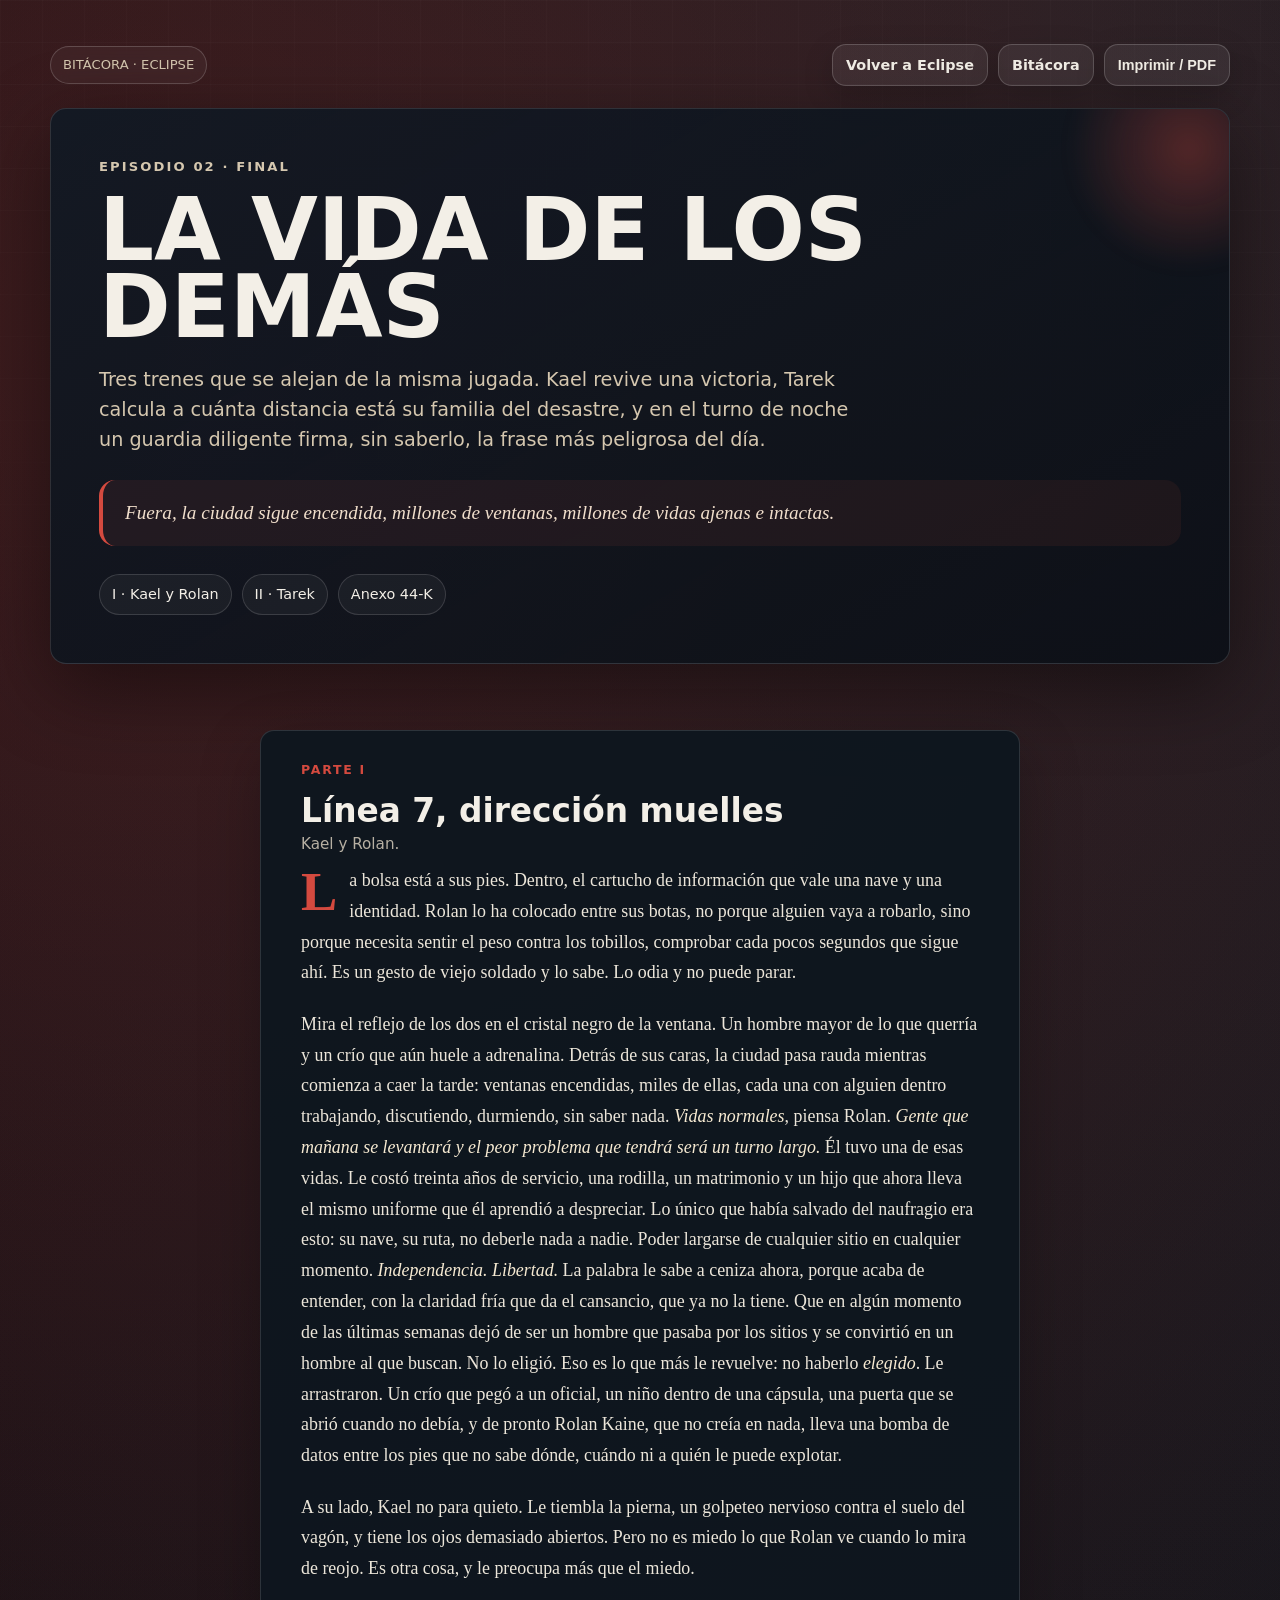
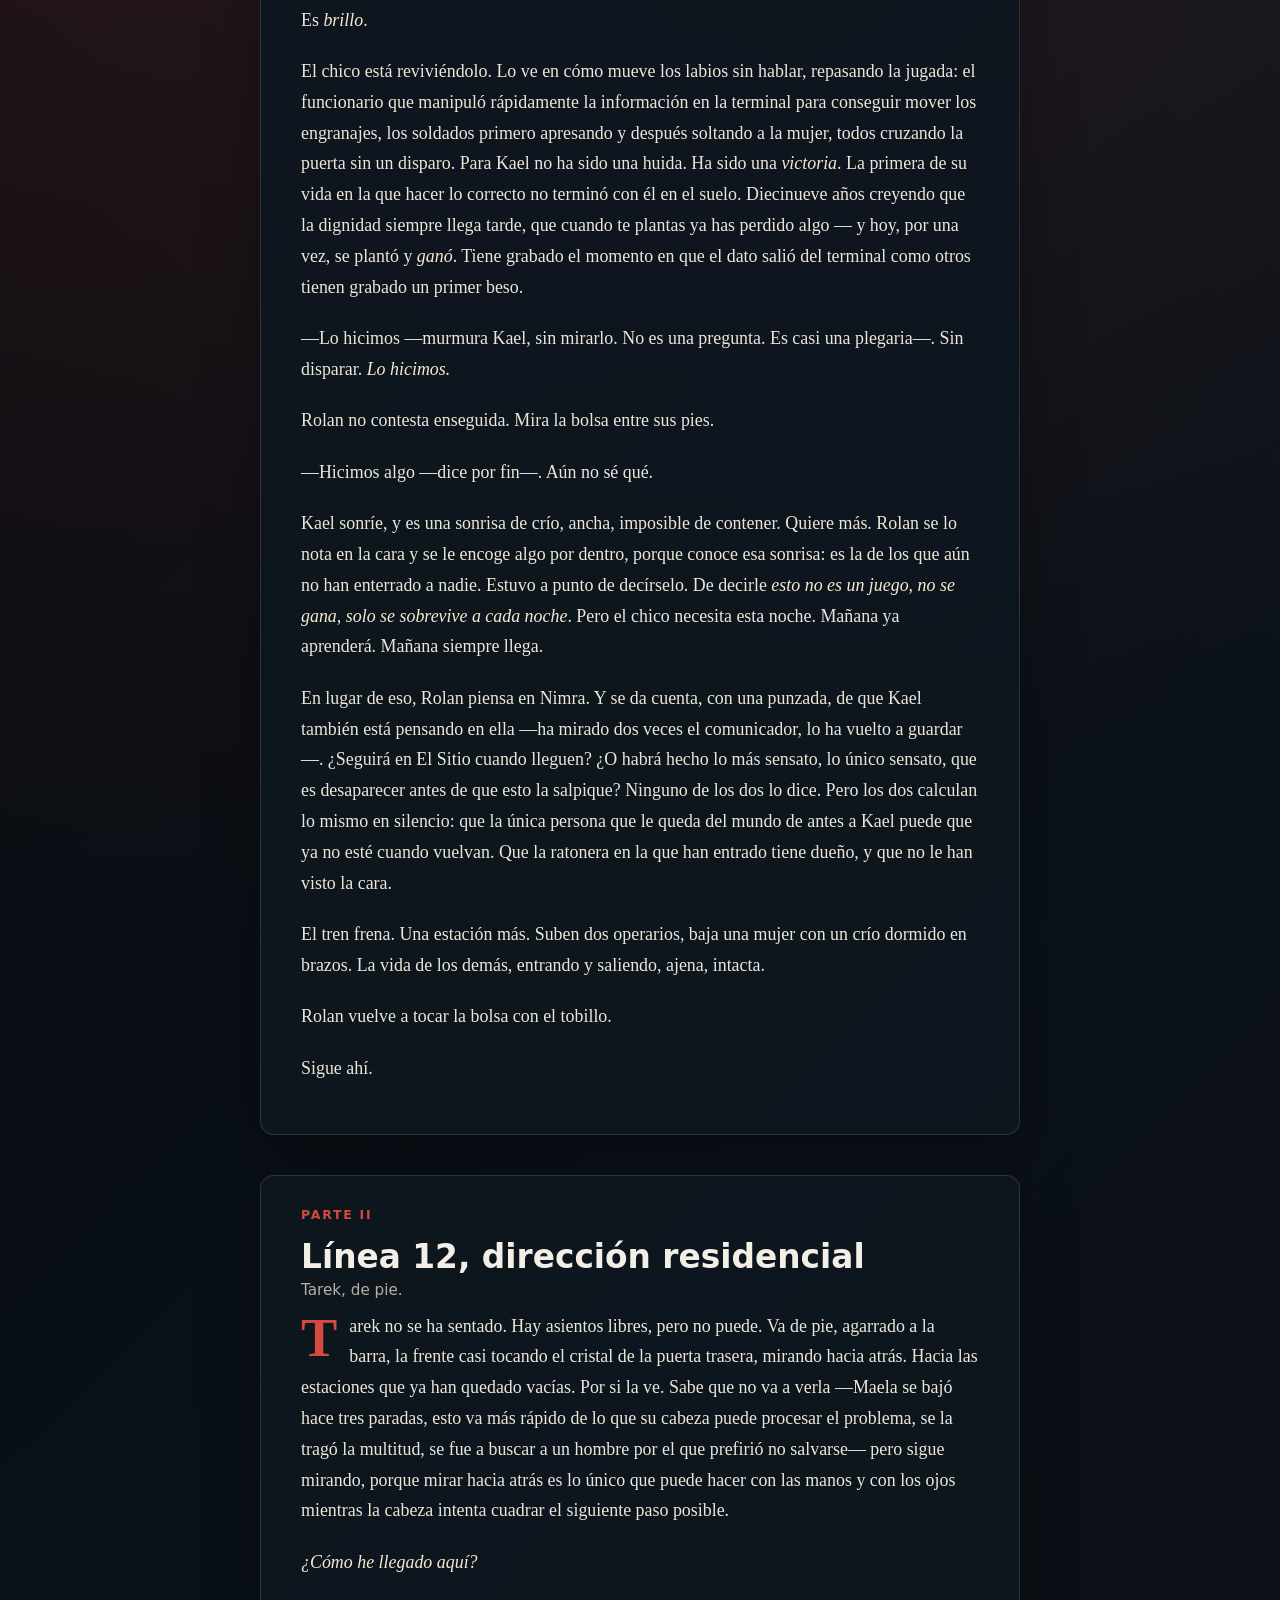
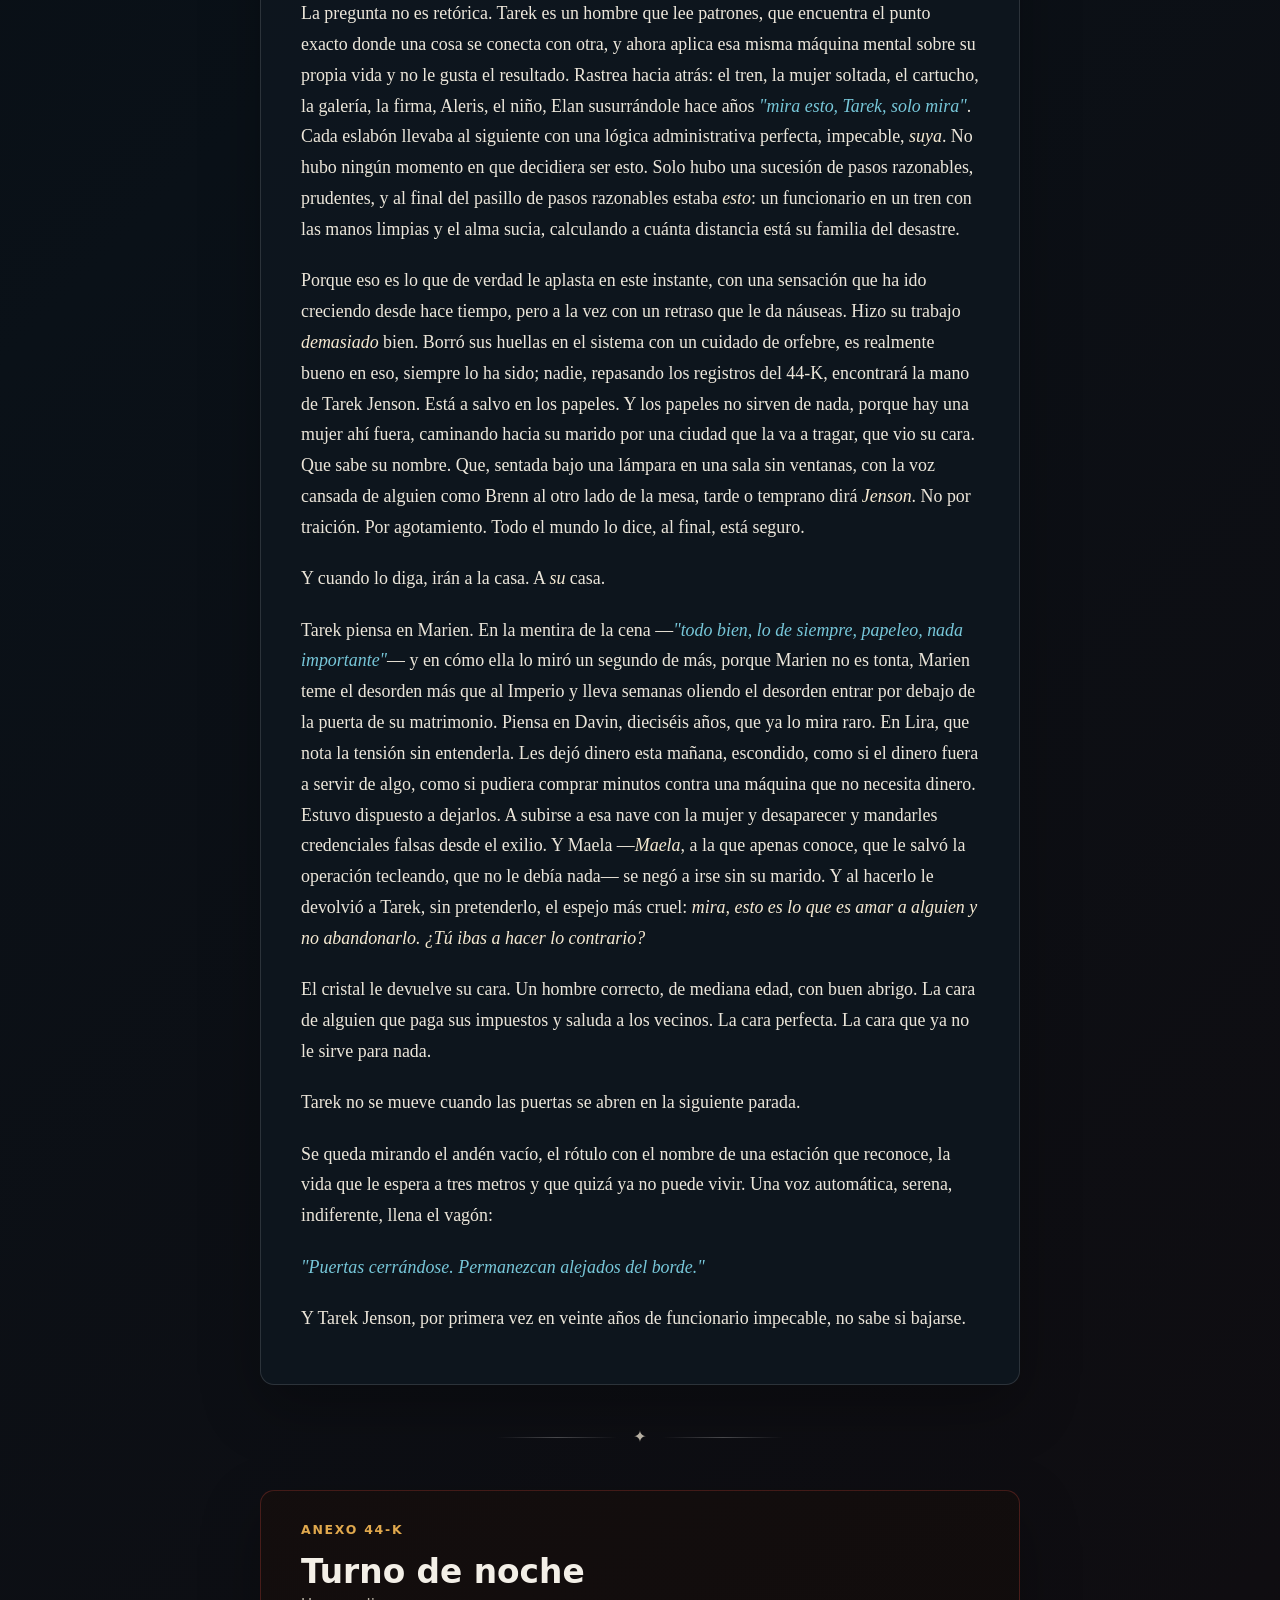
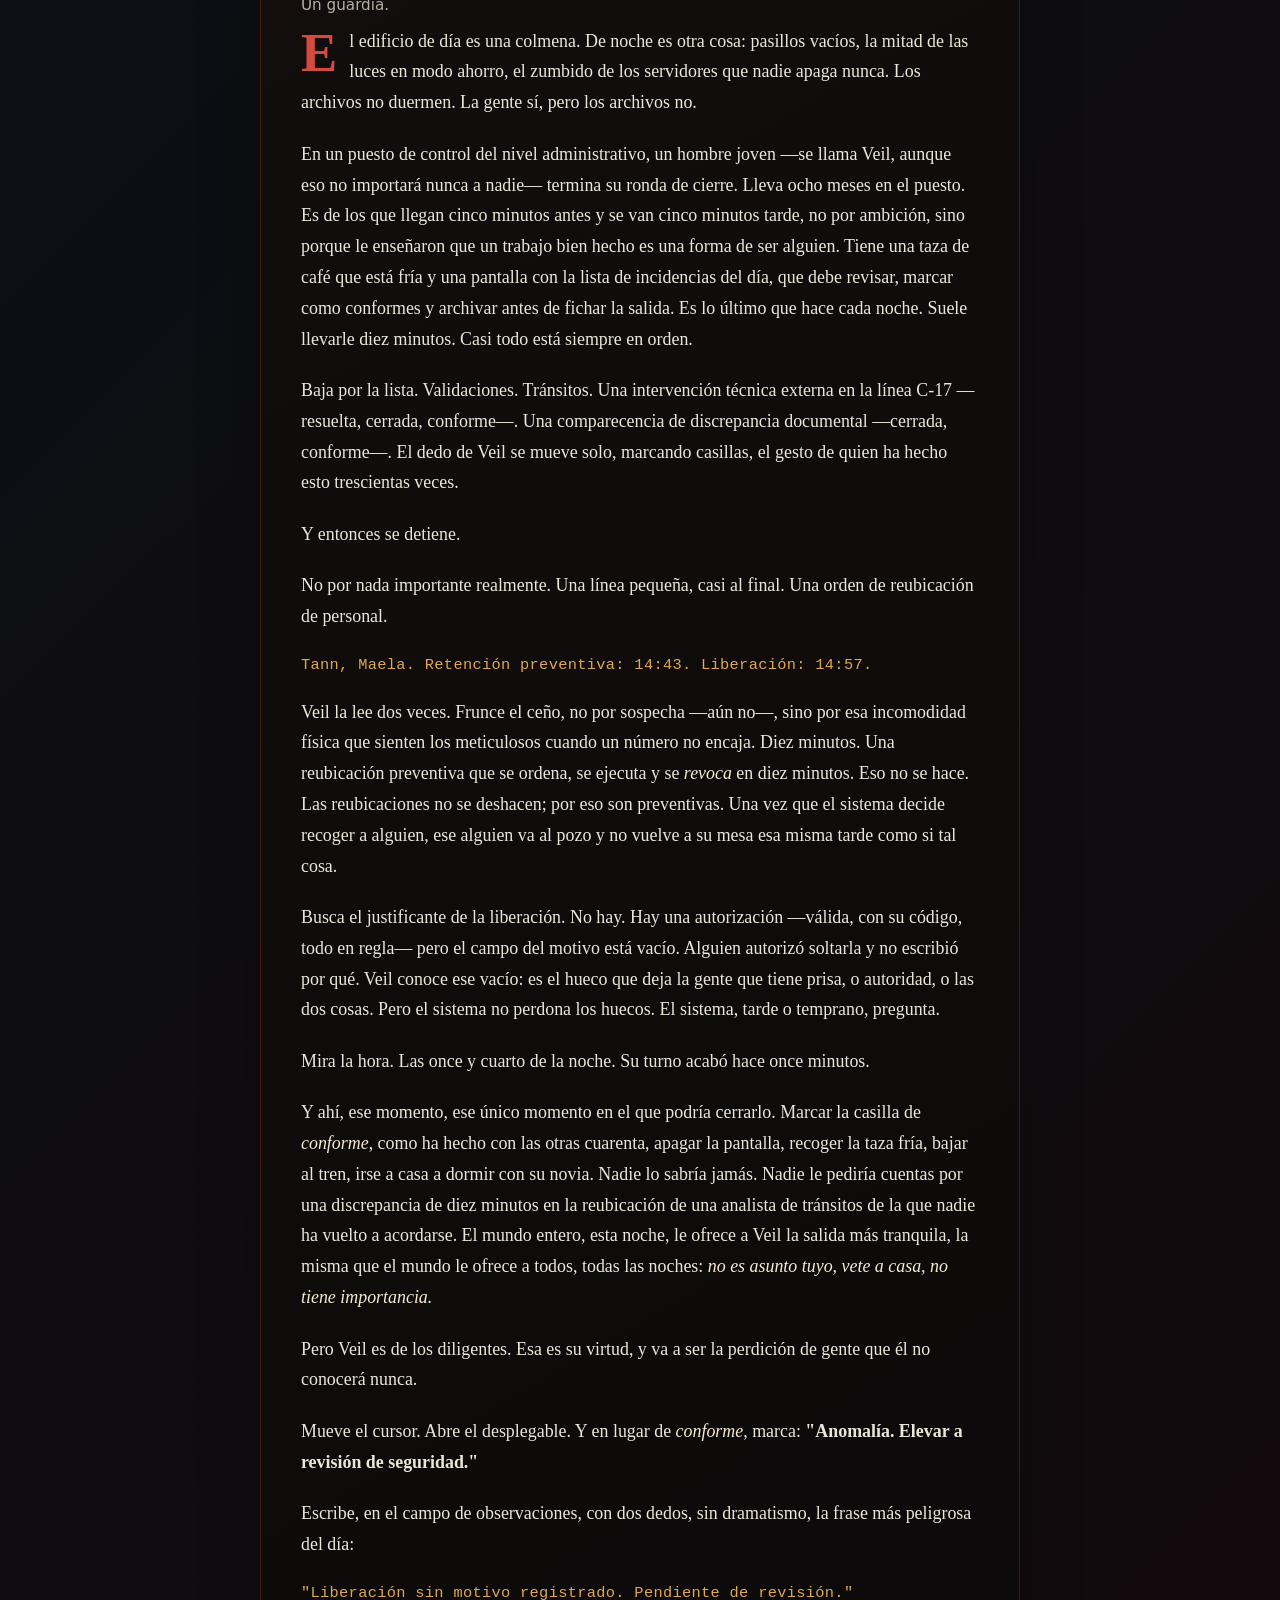
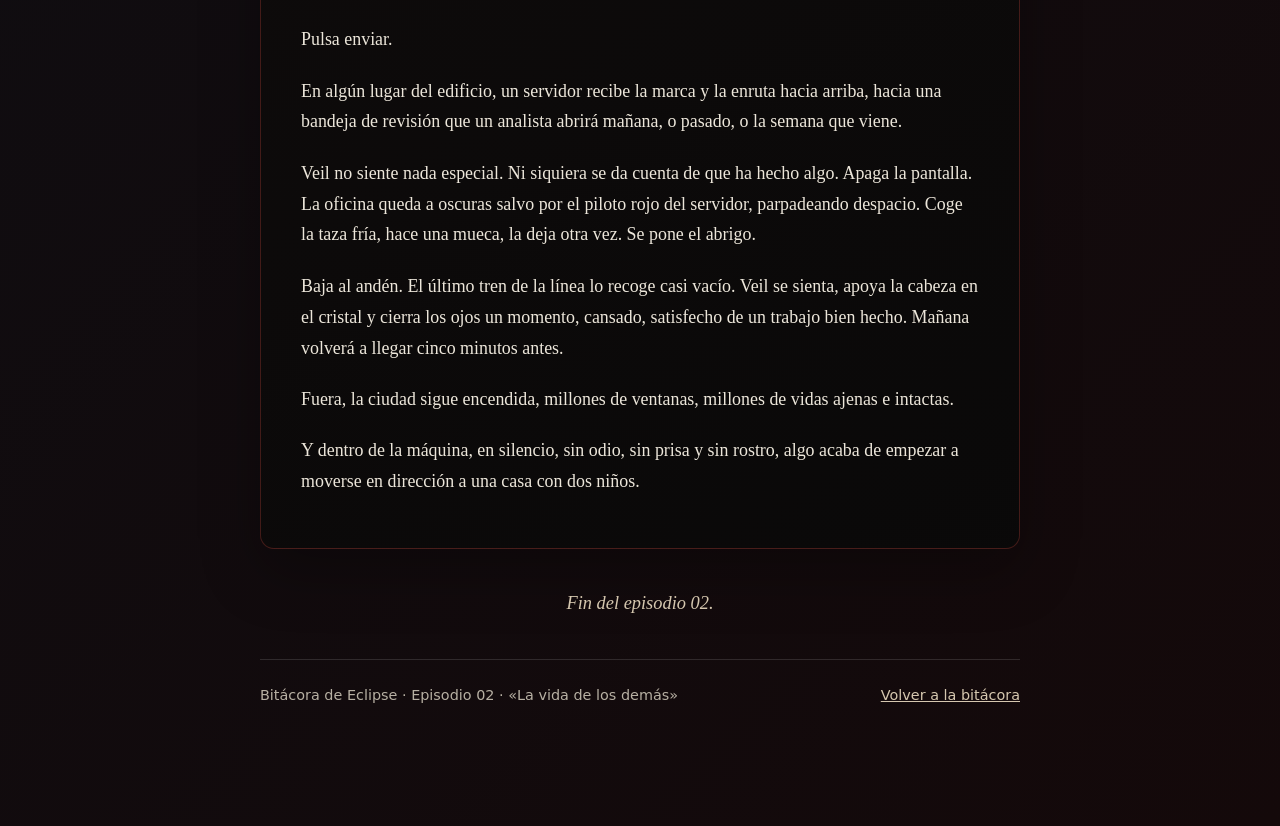
<file: campaigns/eclipse/bitacora/02-la-vida-de-los-demas.html>
<!DOCTYPE html>
<html lang="es">
<head>
  <meta charset="UTF-8" />
  <meta name="viewport" content="width=device-width, initial-scale=1.0" />
  <meta name="description" content="Eclipse · Bitácora · Episodio 02: La vida de los demás." />
  <title>La vida de los demás · Episodio 02 · Bitácora de Eclipse</title>
  <style>
    :root {
      --bg: #070b10;
      --panel: rgba(20, 29, 40, 0.92);
      --panel2: rgba(14, 22, 31, 0.96);
      --ink: #f3efe7;
      --muted: #b7b0a3;
      --soft: #d5c7af;
      --red2: #d44a3f;
      --amber: #e0a84d;
      --cyan: #77c7d9;
      --line: rgba(255,255,255,0.13);
      --shadow: rgba(0,0,0,0.45);
      --radius: 8px;
      --mono: ui-monospace, SFMono-Regular, Menlo, Monaco, Consolas, "Liberation Mono", "Courier New", monospace;
      --sans: Inter, ui-sans-serif, system-ui, -apple-system, BlinkMacSystemFont, "Segoe UI", sans-serif;
      --serif: Georgia, "Times New Roman", serif;
    }

    * { box-sizing: border-box; }
    html { scroll-behavior: smooth; }

    body {
      margin: 0;
      font-family: var(--sans);
      color: var(--ink);
      background:
        radial-gradient(circle at 15% 5%, rgba(196, 53, 47, 0.28), transparent 32%),
        radial-gradient(circle at 85% 0%, rgba(119, 199, 217, 0.10), transparent 32%),
        linear-gradient(135deg, #05070b 0%, #0a1118 42%, #14090a 100%);
      min-height: 100vh;
      line-height: 1.55;
    }

    body::before {
      content: "";
      position: fixed;
      inset: 0;
      pointer-events: none;
      background:
        linear-gradient(rgba(255,255,255,0.026) 1px, transparent 1px),
        linear-gradient(90deg, rgba(255,255,255,0.021) 1px, transparent 1px);
      background-size: 42px 42px;
      mask-image: linear-gradient(to bottom, rgba(0,0,0,0.75), transparent 85%);
      z-index: 0;
    }

    .wrap {
      width: min(1180px, calc(100% - 32px));
      margin: 0 auto;
      position: relative;
      z-index: 1;
    }

    header.hero { padding: 44px 0 26px; }

    .topbar {
      display: flex;
      align-items: center;
      justify-content: space-between;
      gap: 16px;
      margin-bottom: 22px;
    }

    .pill {
      display: inline-flex;
      align-items: center;
      gap: 9px;
      border: 1px solid rgba(255,255,255,0.18);
      color: var(--soft);
      background: rgba(255,255,255,0.045);
      backdrop-filter: blur(8px);
      padding: 8px 12px;
      border-radius: 999px;
      font-size: 0.82rem;
      text-transform: uppercase;
    }

    .actions {
      display: flex;
      gap: 10px;
      flex-wrap: wrap;
      justify-content: flex-end;
    }

    button, .button {
      appearance: none;
      border: 1px solid rgba(255,255,255,0.18);
      background: rgba(255,255,255,0.07);
      color: var(--ink);
      padding: 9px 13px;
      border-radius: 14px;
      cursor: pointer;
      font-weight: 700;
      font-size: 0.9rem;
      text-decoration: none;
      box-shadow: 0 10px 30px rgba(0,0,0,0.18);
      transition: transform .16s ease, border-color .16s ease, background .16s ease;
    }

    button:hover, .button:hover {
      transform: translateY(-1px);
      border-color: rgba(212, 74, 63, 0.75);
      background: rgba(169,45,45,0.22);
    }

    .title-card {
      background: linear-gradient(150deg, rgba(17,25,36,0.92), rgba(10,15,22,0.88));
      border: 1px solid var(--line);
      border-radius: calc(var(--radius) + 8px);
      padding: clamp(24px, 4vw, 48px);
      box-shadow: 0 24px 80px var(--shadow);
      overflow: hidden;
      position: relative;
    }

    .title-card::after {
      content: "";
      position: absolute;
      right: -90px;
      top: -90px;
      width: 260px;
      height: 260px;
      border-radius: 50%;
      background: radial-gradient(circle, rgba(212,74,63,0.34), transparent 66%);
      filter: blur(8px);
    }

    .eyebrow {
      margin: 0 0 14px;
      color: var(--soft);
      text-transform: uppercase;
      letter-spacing: 0.16em;
      font-size: 0.82rem;
      font-weight: 800;
      position: relative;
      z-index: 1;
    }

    h1 {
      margin: 0;
      font-size: clamp(2.4rem, 7vw, 5.4rem);
      line-height: 0.9;
      letter-spacing: 0;
      text-transform: uppercase;
      position: relative;
      z-index: 1;
    }

    .subtitle {
      color: var(--soft);
      font-size: clamp(1rem, 2vw, 1.2rem);
      margin: 18px 0 0;
      max-width: 760px;
      position: relative;
      z-index: 1;
    }

    .quote {
      margin-top: 26px;
      padding: 18px 22px;
      border-left: 4px solid var(--red2);
      background: rgba(212, 74, 63, 0.08);
      border-radius: 16px;
      color: #f1dfcc;
      font-family: var(--serif);
      font-size: 1.2rem;
      font-style: italic;
      position: relative;
      z-index: 1;
    }

    nav.quick {
      margin-top: 28px;
      display: flex;
      gap: 10px;
      flex-wrap: wrap;
      position: relative;
      z-index: 1;
    }

    nav.quick a {
      color: var(--ink);
      text-decoration: none;
      padding: 8px 12px;
      border: 1px solid rgba(255,255,255,0.14);
      border-radius: 999px;
      background: rgba(255,255,255,0.045);
      font-size: 0.9rem;
      transition: border-color .16s ease, background .16s ease;
    }

    nav.quick a:hover {
      border-color: rgba(212,74,63,0.7);
      background: rgba(212,74,63,0.14);
    }

    main { padding-bottom: 60px; }

    .episode {
      width: min(760px, 100%);
      margin: 0 auto;
    }

    .part {
      margin: 40px 0;
      background: var(--panel2);
      border: 1px solid var(--line);
      border-radius: calc(var(--radius) + 6px);
      box-shadow: 0 22px 60px rgba(0,0,0,0.28);
      overflow: hidden;
    }

    .part-head {
      padding: 26px clamp(22px, 4vw, 40px) 0;
    }

    .part-index {
      display: inline-flex;
      align-items: center;
      gap: 10px;
      color: var(--red2);
      font-weight: 900;
      letter-spacing: 0.14em;
      text-transform: uppercase;
      font-size: 0.78rem;
    }

    .part-head h2 {
      margin: 12px 0 4px;
      font-size: clamp(1.5rem, 3vw, 2.05rem);
      letter-spacing: 0;
      line-height: 1.1;
    }

    .part-head .place {
      margin: 0;
      color: var(--muted);
      font-size: 0.95rem;
    }

    .prose {
      font-family: var(--serif);
      font-size: 1.12rem;
      line-height: 1.72;
      color: #ece6da;
      padding: 8px clamp(22px, 4vw, 40px) 30px;
    }

    .prose p { margin: 0 0 1.15em; }

    .prose p.lead::first-letter {
      float: left;
      font-size: 3.4rem;
      line-height: 0.78;
      padding: 6px 12px 0 0;
      color: var(--red2);
      font-weight: 700;
    }

    .prose em { color: #f6ead2; }

    .prose .said {
      color: var(--cyan);
      font-style: italic;
    }

    .part.anexo {
      background: linear-gradient(150deg, rgba(20,14,14,0.96), rgba(10,9,9,0.96));
      border-color: rgba(212, 74, 63, 0.28);
    }

    .part.anexo .part-index { color: var(--amber); }

    .part.anexo .prose .mono-line {
      font-family: var(--mono);
      font-size: 0.96rem;
      color: var(--amber);
      letter-spacing: 0.02em;
    }

    .divider {
      display: flex;
      align-items: center;
      justify-content: center;
      gap: 16px;
      margin: 6px auto 0;
      color: var(--muted);
    }

    .divider::before,
    .divider::after {
      content: "";
      height: 1px;
      flex: 1;
      max-width: 120px;
      background: linear-gradient(90deg, transparent, rgba(255,255,255,0.25), transparent);
    }

    .end-mark {
      width: min(760px, 100%);
      margin: 10px auto 0;
      text-align: center;
      color: var(--soft);
      font-family: var(--serif);
      font-style: italic;
      font-size: 1.15rem;
    }

    .footer {
      width: min(760px, 100%);
      margin: 42px auto 0;
      border-top: 1px solid var(--line);
      padding: 24px 0 60px;
      color: var(--muted);
      font-size: 0.9rem;
      display: flex;
      justify-content: space-between;
      gap: 18px;
      flex-wrap: wrap;
    }

    .footer a { color: var(--soft); }

    @media (max-width: 920px) {
      .section-title { flex-direction: column; }
    }

    @media print {
      @page { size: A4; margin: 16mm; }
      :root {
        --ink: #111; --muted: #333; --soft: #222;
        --line: #ccc; --shadow: transparent;
      }
      body { background: #fff; color: #111; font-size: 11pt; }
      body::before, .actions, nav.quick, .footer { display: none !important; }
      .wrap { width: 100%; margin: 0; }
      header.hero { padding: 0 0 10px; }
      .title-card, .part {
        box-shadow: none;
        border: 1px solid #ccc;
        background: #fff;
        page-break-inside: avoid;
      }
      h1 { font-size: 30pt; }
      .prose { color: #111; }
      .prose .said { color: #111; }
      .part.anexo .prose .mono-line { color: #111; }
      a { color: #111; text-decoration: none; }
    }
  </style>
</head>

<body>
  <header class="hero">
    <div class="wrap">
      <div class="topbar">
        <div class="pill">Bitácora · Eclipse</div>
        <div class="actions">
          <a class="button" href="/ROL/">Volver a Eclipse</a>
          <a class="button" href="/ROL/campaigns/eclipse/bitacora/">Bitácora</a>
          <button onclick="window.print()">Imprimir / PDF</button>
        </div>
      </div>

      <div class="title-card">
        <p class="eyebrow">Episodio 02 · Final</p>
        <h1>La vida de los demás</h1>
        <p class="subtitle">
          Tres trenes que se alejan de la misma jugada. Kael revive una victoria, Tarek calcula a cuánta
          distancia está su familia del desastre, y en el turno de noche un guardia diligente firma, sin saberlo,
          la frase más peligrosa del día.
        </p>
        <div class="quote">
          Fuera, la ciudad sigue encendida, millones de ventanas, millones de vidas ajenas e intactas.
        </div>
        <nav class="quick">
          <a href="#parte-1">I · Kael y Rolan</a>
          <a href="#parte-2">II · Tarek</a>
          <a href="#anexo">Anexo 44-K</a>
        </nav>
      </div>
    </div>
  </header>

  <main class="wrap">
    <article class="episode">

      <section class="part" id="parte-1">
        <div class="part-head">
          <span class="part-index">Parte I</span>
          <h2>Línea 7, dirección muelles</h2>
          <p class="place">Kael y Rolan.</p>
        </div>
        <div class="prose">
          <p class="lead">La bolsa está a sus pies. Dentro, el cartucho de información que vale una nave y una identidad. Rolan lo ha colocado entre sus botas, no porque alguien vaya a robarlo, sino porque necesita sentir el peso contra los tobillos, comprobar cada pocos segundos que sigue ahí. Es un gesto de viejo soldado y lo sabe. Lo odia y no puede parar.</p>

          <p>Mira el reflejo de los dos en el cristal negro de la ventana. Un hombre mayor de lo que querría y un crío que aún huele a adrenalina. Detrás de sus caras, la ciudad pasa rauda mientras comienza a caer la tarde: ventanas encendidas, miles de ellas, cada una con alguien dentro trabajando, discutiendo, durmiendo, sin saber nada. <em>Vidas normales</em>, piensa Rolan. <em>Gente que mañana se levantará y el peor problema que tendrá será un turno largo.</em> Él tuvo una de esas vidas. Le costó treinta años de servicio, una rodilla, un matrimonio y un hijo que ahora lleva el mismo uniforme que él aprendió a despreciar. Lo único que había salvado del naufragio era esto: su nave, su ruta, no deberle nada a nadie. Poder largarse de cualquier sitio en cualquier momento. <em>Independencia. Libertad.</em> La palabra le sabe a ceniza ahora, porque acaba de entender, con la claridad fría que da el cansancio, que ya no la tiene. Que en algún momento de las últimas semanas dejó de ser un hombre que pasaba por los sitios y se convirtió en un hombre al que buscan. No lo eligió. Eso es lo que más le revuelve: no haberlo <em>elegido</em>. Le arrastraron. Un crío que pegó a un oficial, un niño dentro de una cápsula, una puerta que se abrió cuando no debía, y de pronto Rolan Kaine, que no creía en nada, lleva una bomba de datos entre los pies que no sabe dónde, cuándo ni a quién le puede explotar.</p>

          <p>A su lado, Kael no para quieto. Le tiembla la pierna, un golpeteo nervioso contra el suelo del vagón, y tiene los ojos demasiado abiertos. Pero no es miedo lo que Rolan ve cuando lo mira de reojo. Es otra cosa, y le preocupa más que el miedo.</p>

          <p>Es <em>brillo</em>.</p>

          <p>El chico está reviviéndolo. Lo ve en cómo mueve los labios sin hablar, repasando la jugada: el funcionario que manipuló rápidamente la información en la terminal para conseguir mover los engranajes, los soldados primero apresando y después soltando a la mujer, todos cruzando la puerta sin un disparo. Para Kael no ha sido una huida. Ha sido una <em>victoria</em>. La primera de su vida en la que hacer lo correcto no terminó con él en el suelo. Diecinueve años creyendo que la dignidad siempre llega tarde, que cuando te plantas ya has perdido algo — y hoy, por una vez, se plantó y <em>ganó</em>. Tiene grabado el momento en que el dato salió del terminal como otros tienen grabado un primer beso.</p>

          <p>—Lo hicimos —murmura Kael, sin mirarlo. No es una pregunta. Es casi una plegaria—. Sin disparar. <em>Lo hicimos.</em></p>

          <p>Rolan no contesta enseguida. Mira la bolsa entre sus pies.</p>

          <p>—Hicimos algo —dice por fin—. Aún no sé qué.</p>

          <p>Kael sonríe, y es una sonrisa de crío, ancha, imposible de contener. Quiere más. Rolan se lo nota en la cara y se le encoge algo por dentro, porque conoce esa sonrisa: es la de los que aún no han enterrado a nadie. Estuvo a punto de decírselo. De decirle <em>esto no es un juego, no se gana, solo se sobrevive a cada noche</em>. Pero el chico necesita esta noche. Mañana ya aprenderá. Mañana siempre llega.</p>

          <p>En lugar de eso, Rolan piensa en Nimra. Y se da cuenta, con una punzada, de que Kael también está pensando en ella —ha mirado dos veces el comunicador, lo ha vuelto a guardar—. ¿Seguirá en El Sitio cuando lleguen? ¿O habrá hecho lo más sensato, lo único sensato, que es desaparecer antes de que esto la salpique? Ninguno de los dos lo dice. Pero los dos calculan lo mismo en silencio: que la única persona que le queda del mundo de antes a Kael puede que ya no esté cuando vuelvan. Que la ratonera en la que han entrado tiene dueño, y que no le han visto la cara.</p>

          <p>El tren frena. Una estación más. Suben dos operarios, baja una mujer con un crío dormido en brazos. La vida de los demás, entrando y saliendo, ajena, intacta.</p>

          <p>Rolan vuelve a tocar la bolsa con el tobillo.</p>

          <p>Sigue ahí.</p>
        </div>
      </section>

      <section class="part" id="parte-2">
        <div class="part-head">
          <span class="part-index">Parte II</span>
          <h2>Línea 12, dirección residencial</h2>
          <p class="place">Tarek, de pie.</p>
        </div>
        <div class="prose">
          <p class="lead">Tarek no se ha sentado. Hay asientos libres, pero no puede. Va de pie, agarrado a la barra, la frente casi tocando el cristal de la puerta trasera, mirando hacia atrás. Hacia las estaciones que ya han quedado vacías. Por si la ve. Sabe que no va a verla —Maela se bajó hace tres paradas, esto va más rápido de lo que su cabeza puede procesar el problema, se la tragó la multitud, se fue a buscar a un hombre por el que prefirió no salvarse— pero sigue mirando, porque mirar hacia atrás es lo único que puede hacer con las manos y con los ojos mientras la cabeza intenta cuadrar el siguiente paso posible.</p>

          <p><em>¿Cómo he llegado aquí?</em></p>

          <p>La pregunta no es retórica. Tarek es un hombre que lee patrones, que encuentra el punto exacto donde una cosa se conecta con otra, y ahora aplica esa misma máquina mental sobre su propia vida y no le gusta el resultado. Rastrea hacia atrás: el tren, la mujer soltada, el cartucho, la galería, la firma, Aleris, el niño, Elan susurrándole hace años <span class="said">"mira esto, Tarek, solo mira"</span>. Cada eslabón llevaba al siguiente con una lógica administrativa perfecta, impecable, <em>suya</em>. No hubo ningún momento en que decidiera ser esto. Solo hubo una sucesión de pasos razonables, prudentes, y al final del pasillo de pasos razonables estaba <em>esto</em>: un funcionario en un tren con las manos limpias y el alma sucia, calculando a cuánta distancia está su familia del desastre.</p>

          <p>Porque eso es lo que de verdad le aplasta en este instante, con una sensación que ha ido creciendo desde hace tiempo, pero a la vez con un retraso que le da náuseas. Hizo su trabajo <em>demasiado</em> bien. Borró sus huellas en el sistema con un cuidado de orfebre, es realmente bueno en eso, siempre lo ha sido; nadie, repasando los registros del 44-K, encontrará la mano de Tarek Jenson. Está a salvo en los papeles. Y los papeles no sirven de nada, porque hay una mujer ahí fuera, caminando hacia su marido por una ciudad que la va a tragar, que vio su cara. Que sabe su nombre. Que, sentada bajo una lámpara en una sala sin ventanas, con la voz cansada de alguien como Brenn al otro lado de la mesa, tarde o temprano dirá <em>Jenson</em>. No por traición. Por agotamiento. Todo el mundo lo dice, al final, está seguro.</p>

          <p>Y cuando lo diga, irán a la casa. A <em>su</em> casa.</p>

          <p>Tarek piensa en Marien. En la mentira de la cena —<span class="said">"todo bien, lo de siempre, papeleo, nada importante"</span>— y en cómo ella lo miró un segundo de más, porque Marien no es tonta, Marien teme el desorden más que al Imperio y lleva semanas oliendo el desorden entrar por debajo de la puerta de su matrimonio. Piensa en Davin, dieciséis años, que ya lo mira raro. En Lira, que nota la tensión sin entenderla. Les dejó dinero esta mañana, escondido, como si el dinero fuera a servir de algo, como si pudiera comprar minutos contra una máquina que no necesita dinero. Estuvo dispuesto a dejarlos. A subirse a esa nave con la mujer y desaparecer y mandarles credenciales falsas desde el exilio. Y Maela —<em>Maela</em>, a la que apenas conoce, que le salvó la operación tecleando, que no le debía nada— se negó a irse sin su marido. Y al hacerlo le devolvió a Tarek, sin pretenderlo, el espejo más cruel: <em>mira, esto es lo que es amar a alguien y no abandonarlo. ¿Tú ibas a hacer lo contrario?</em></p>

          <p>El cristal le devuelve su cara. Un hombre correcto, de mediana edad, con buen abrigo. La cara de alguien que paga sus impuestos y saluda a los vecinos. La cara perfecta. La cara que ya no le sirve para nada.</p>

          <p>Tarek no se mueve cuando las puertas se abren en la siguiente parada.</p>

          <p>Se queda mirando el andén vacío, el rótulo con el nombre de una estación que reconoce, la vida que le espera a tres metros y que quizá ya no puede vivir. Una voz automática, serena, indiferente, llena el vagón:</p>

          <p class="said">"Puertas cerrándose. Permanezcan alejados del borde."</p>

          <p>Y Tarek Jenson, por primera vez en veinte años de funcionario impecable, no sabe si bajarse.</p>
        </div>
      </section>

      <div class="divider" aria-hidden="true">✦</div>

      <section class="part anexo" id="anexo">
        <div class="part-head">
          <span class="part-index">Anexo 44-K</span>
          <h2>Turno de noche</h2>
          <p class="place">Un guardia.</p>
        </div>
        <div class="prose">
          <p class="lead">El edificio de día es una colmena. De noche es otra cosa: pasillos vacíos, la mitad de las luces en modo ahorro, el zumbido de los servidores que nadie apaga nunca. Los archivos no duermen. La gente sí, pero los archivos no.</p>

          <p>En un puesto de control del nivel administrativo, un hombre joven —se llama Veil, aunque eso no importará nunca a nadie— termina su ronda de cierre. Lleva ocho meses en el puesto. Es de los que llegan cinco minutos antes y se van cinco minutos tarde, no por ambición, sino porque le enseñaron que un trabajo bien hecho es una forma de ser alguien. Tiene una taza de café que está fría y una pantalla con la lista de incidencias del día, que debe revisar, marcar como conformes y archivar antes de fichar la salida. Es lo último que hace cada noche. Suele llevarle diez minutos. Casi todo está siempre en orden.</p>

          <p>Baja por la lista. Validaciones. Tránsitos. Una intervención técnica externa en la línea C-17 —resuelta, cerrada, conforme—. Una comparecencia de discrepancia documental —cerrada, conforme—. El dedo de Veil se mueve solo, marcando casillas, el gesto de quien ha hecho esto trescientas veces.</p>

          <p>Y entonces se detiene.</p>

          <p>No por nada importante realmente. Una línea pequeña, casi al final. Una orden de reubicación de personal.</p>

          <p class="mono-line">Tann, Maela. Retención preventiva: 14:43. Liberación: 14:57.</p>

          <p>Veil la lee dos veces. Frunce el ceño, no por sospecha —aún no—, sino por esa incomodidad física que sienten los meticulosos cuando un número no encaja. Diez minutos. Una reubicación preventiva que se ordena, se ejecuta y se <em>revoca</em> en diez minutos. Eso no se hace. Las reubicaciones no se deshacen; por eso son preventivas. Una vez que el sistema decide recoger a alguien, ese alguien va al pozo y no vuelve a su mesa esa misma tarde como si tal cosa.</p>

          <p>Busca el justificante de la liberación. No hay. Hay una autorización —válida, con su código, todo en regla— pero el campo del motivo está vacío. Alguien autorizó soltarla y no escribió por qué. Veil conoce ese vacío: es el hueco que deja la gente que tiene prisa, o autoridad, o las dos cosas. Pero el sistema no perdona los huecos. El sistema, tarde o temprano, pregunta.</p>

          <p>Mira la hora. Las once y cuarto de la noche. Su turno acabó hace once minutos.</p>

          <p>Y ahí, ese momento, ese único momento en el que podría cerrarlo. Marcar la casilla de <em>conforme</em>, como ha hecho con las otras cuarenta, apagar la pantalla, recoger la taza fría, bajar al tren, irse a casa a dormir con su novia. Nadie lo sabría jamás. Nadie le pediría cuentas por una discrepancia de diez minutos en la reubicación de una analista de tránsitos de la que nadie ha vuelto a acordarse. El mundo entero, esta noche, le ofrece a Veil la salida más tranquila, la misma que el mundo le ofrece a todos, todas las noches: <em>no es asunto tuyo, vete a casa, no tiene importancia.</em></p>

          <p>Pero Veil es de los diligentes. Esa es su virtud, y va a ser la perdición de gente que él no conocerá nunca.</p>

          <p>Mueve el cursor. Abre el desplegable. Y en lugar de <em>conforme</em>, marca: <strong>"Anomalía. Elevar a revisión de seguridad."</strong></p>

          <p>Escribe, en el campo de observaciones, con dos dedos, sin dramatismo, la frase más peligrosa del día:</p>

          <p class="mono-line">"Liberación sin motivo registrado. Pendiente de revisión."</p>

          <p>Pulsa enviar.</p>

          <p>En algún lugar del edificio, un servidor recibe la marca y la enruta hacia arriba, hacia una bandeja de revisión que un analista abrirá mañana, o pasado, o la semana que viene.</p>

          <p>Veil no siente nada especial. Ni siquiera se da cuenta de que ha hecho algo. Apaga la pantalla. La oficina queda a oscuras salvo por el piloto rojo del servidor, parpadeando despacio. Coge la taza fría, hace una mueca, la deja otra vez. Se pone el abrigo.</p>

          <p>Baja al andén. El último tren de la línea lo recoge casi vacío. Veil se sienta, apoya la cabeza en el cristal y cierra los ojos un momento, cansado, satisfecho de un trabajo bien hecho. Mañana volverá a llegar cinco minutos antes.</p>

          <p>Fuera, la ciudad sigue encendida, millones de ventanas, millones de vidas ajenas e intactas.</p>

          <p>Y dentro de la máquina, en silencio, sin odio, sin prisa y sin rostro, algo acaba de empezar a moverse en dirección a una casa con dos niños.</p>
        </div>
      </section>

      <p class="end-mark">Fin del episodio 02.</p>
    </article>

    <footer class="footer">
      <span>Bitácora de Eclipse · Episodio 02 · «La vida de los demás»</span>
      <span><a href="/ROL/campaigns/eclipse/bitacora/">Volver a la bitácora</a></span>
    </footer>
  </main>
</body>
</html>
</file>
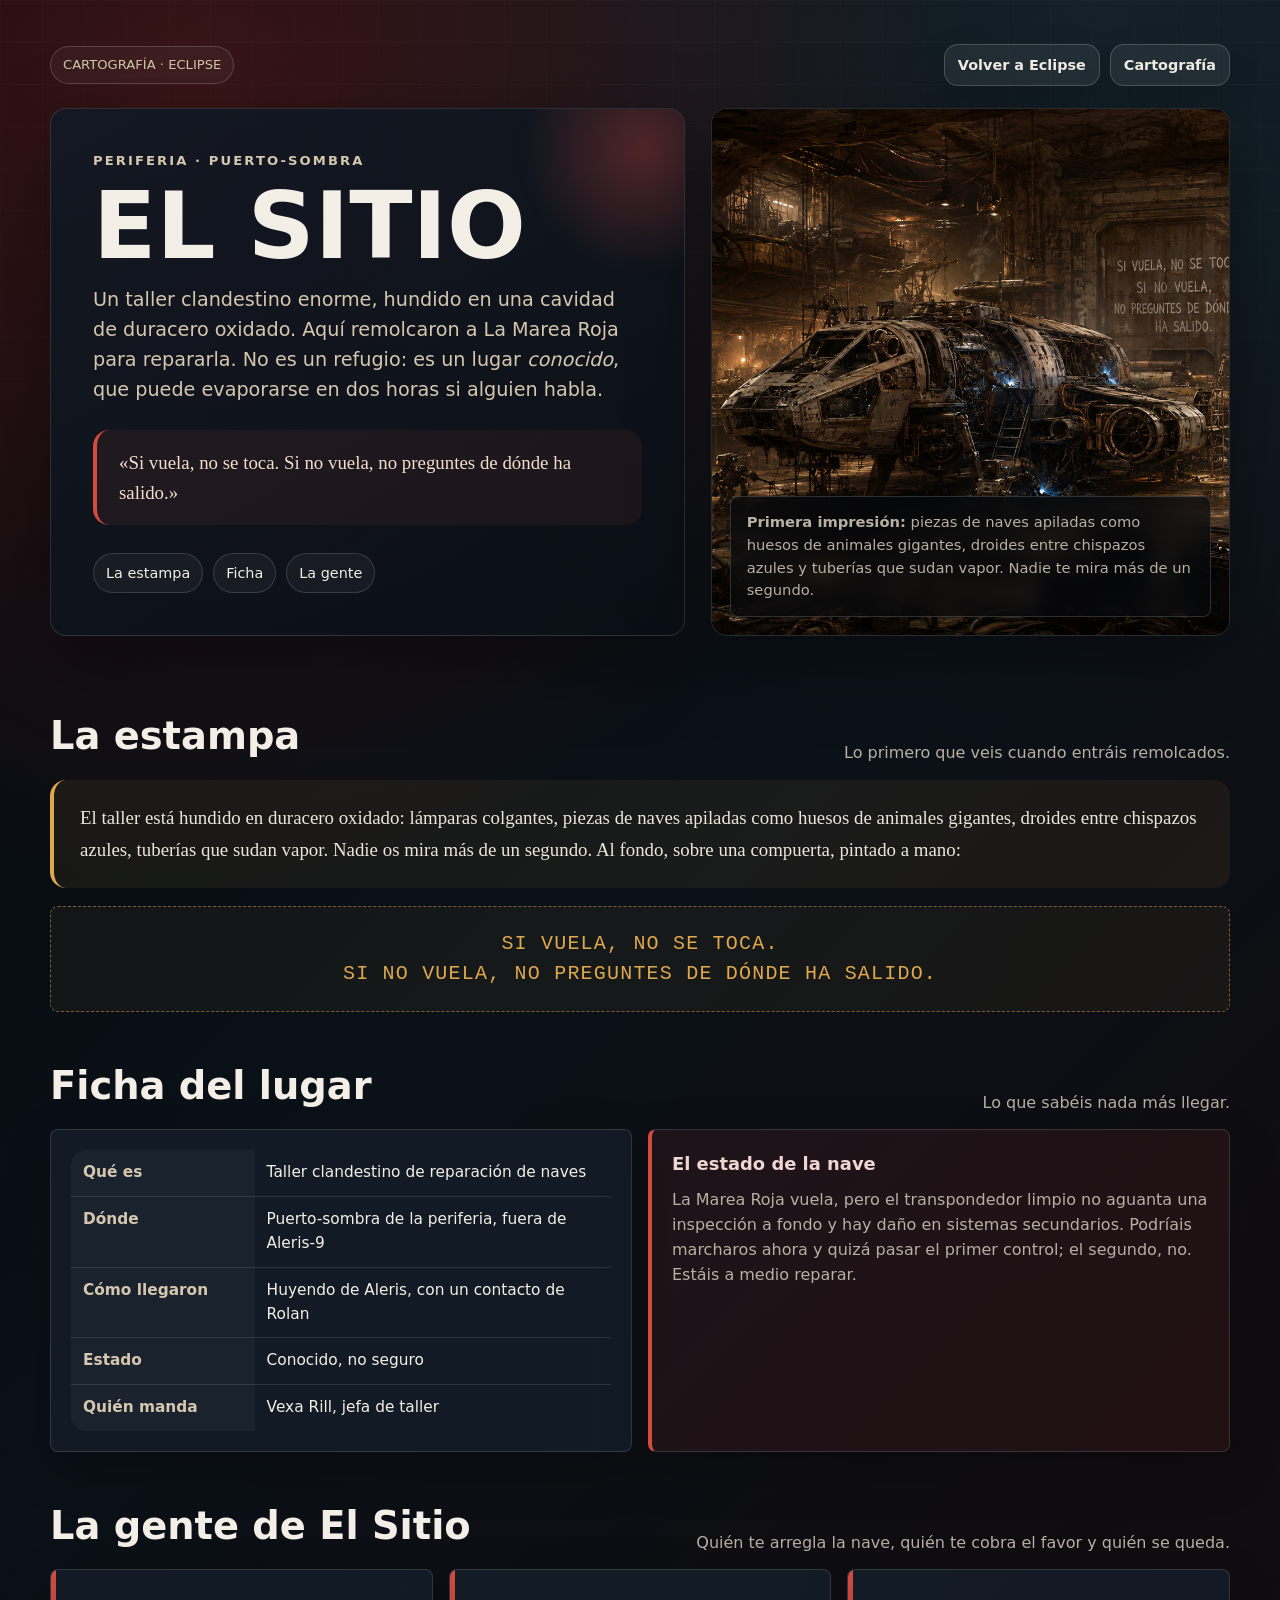
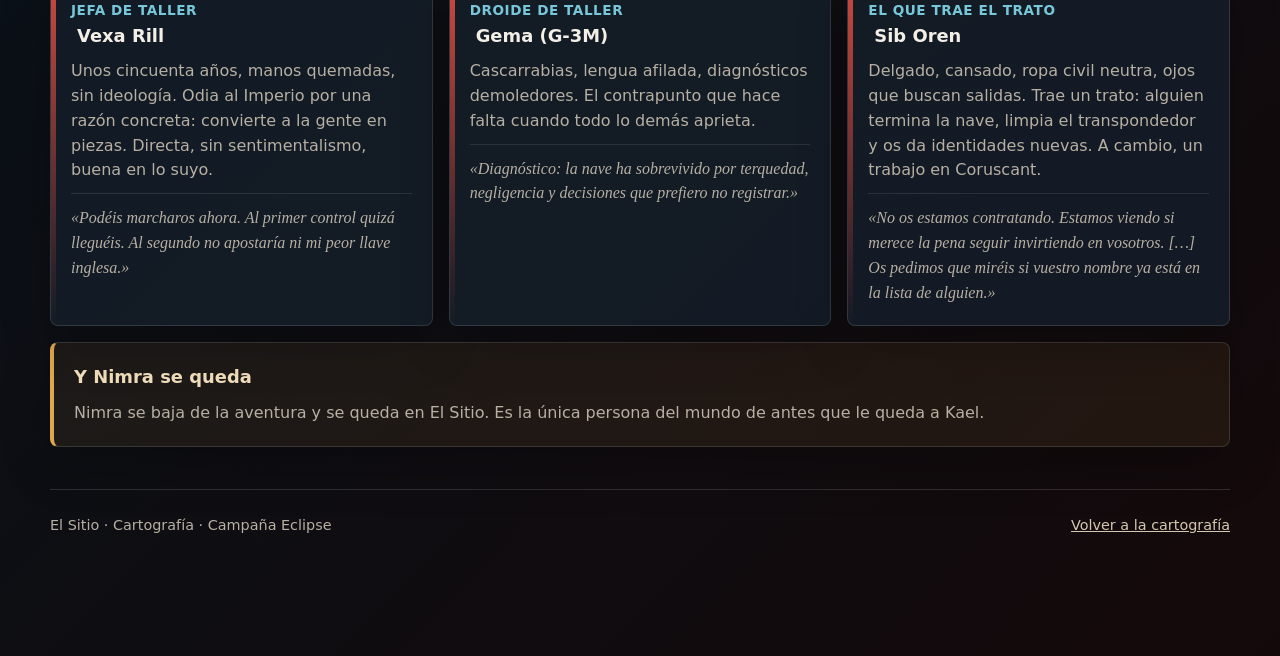
<file: campaigns/eclipse/cartografia/el-sitio.html>
<!DOCTYPE html>
<html lang="es">
<head>
  <meta charset="UTF-8" />
  <meta name="viewport" content="width=device-width, initial-scale=1.0" />
  <meta name="description" content="Eclipse · Cartografía · El Sitio: taller clandestino donde se repara La Marea Roja." />
  <title>El Sitio · Cartografía de Eclipse</title>
  <style>
    :root {
      --bg: #070b10;
      --panel: rgba(20, 29, 40, 0.92);
      --panel2: rgba(14, 22, 31, 0.96);
      --ink: #f3efe7;
      --muted: #b7b0a3;
      --soft: #d5c7af;
      --red2: #d44a3f;
      --amber: #e0a84d;
      --cyan: #77c7d9;
      --line: rgba(255,255,255,0.13);
      --shadow: rgba(0,0,0,0.45);
      --radius: 8px;
      --mono: ui-monospace, SFMono-Regular, Menlo, Monaco, Consolas, "Liberation Mono", "Courier New", monospace;
      --sans: Inter, ui-sans-serif, system-ui, -apple-system, BlinkMacSystemFont, "Segoe UI", sans-serif;
      --serif: Georgia, "Times New Roman", serif;
    }

    * { box-sizing: border-box; }
    html { scroll-behavior: smooth; }

    body {
      margin: 0;
      font-family: var(--sans);
      color: var(--ink);
      background:
        radial-gradient(circle at 15% 5%, rgba(196, 53, 47, 0.28), transparent 32%),
        radial-gradient(circle at 85% 0%, rgba(119, 199, 217, 0.10), transparent 32%),
        linear-gradient(135deg, #05070b 0%, #0a1118 42%, #14090a 100%);
      min-height: 100vh;
      line-height: 1.55;
    }

    body::before {
      content: "";
      position: fixed;
      inset: 0;
      pointer-events: none;
      background:
        linear-gradient(rgba(255,255,255,0.026) 1px, transparent 1px),
        linear-gradient(90deg, rgba(255,255,255,0.021) 1px, transparent 1px);
      background-size: 42px 42px;
      mask-image: linear-gradient(to bottom, rgba(0,0,0,0.75), transparent 85%);
      z-index: 0;
    }

    .wrap {
      width: min(1180px, calc(100% - 32px));
      margin: 0 auto;
      position: relative;
      z-index: 1;
    }

    header.hero { padding: 44px 0 26px; }

    .topbar {
      display: flex;
      align-items: center;
      justify-content: space-between;
      gap: 16px;
      margin-bottom: 22px;
    }

    .pill {
      display: inline-flex;
      align-items: center;
      gap: 9px;
      border: 1px solid rgba(255,255,255,0.18);
      color: var(--soft);
      background: rgba(255,255,255,0.045);
      backdrop-filter: blur(8px);
      padding: 8px 12px;
      border-radius: 999px;
      font-size: 0.82rem;
      text-transform: uppercase;
    }

    .actions { display: flex; gap: 10px; flex-wrap: wrap; justify-content: flex-end; }

    .button {
      appearance: none;
      border: 1px solid rgba(255,255,255,0.18);
      background: rgba(255,255,255,0.07);
      color: var(--ink);
      padding: 9px 13px;
      border-radius: 14px;
      cursor: pointer;
      font-weight: 700;
      font-size: 0.9rem;
      text-decoration: none;
      box-shadow: 0 10px 30px rgba(0,0,0,0.18);
      transition: transform .16s ease, border-color .16s ease, background .16s ease;
    }

    .button:hover {
      transform: translateY(-1px);
      border-color: rgba(212, 74, 63, 0.75);
      background: rgba(169,45,45,0.22);
    }

    .title-grid {
      display: grid;
      grid-template-columns: 1.1fr 0.9fr;
      gap: 26px;
      align-items: stretch;
    }

    .title-card {
      background: linear-gradient(150deg, rgba(17,25,36,0.92), rgba(10,15,22,0.88));
      border: 1px solid var(--line);
      border-radius: calc(var(--radius) + 8px);
      padding: clamp(24px, 4vw, 42px);
      box-shadow: 0 24px 80px var(--shadow);
      overflow: hidden;
      position: relative;
    }

    .title-card::after {
      content: "";
      position: absolute;
      right: -90px;
      top: -90px;
      width: 260px;
      height: 260px;
      border-radius: 50%;
      background: radial-gradient(circle, rgba(212,74,63,0.34), transparent 66%);
      filter: blur(8px);
    }

    .eyebrow {
      margin: 0 0 14px;
      color: var(--soft);
      text-transform: uppercase;
      letter-spacing: 0.16em;
      font-size: 0.82rem;
      font-weight: 800;
      position: relative;
      z-index: 1;
    }

    h1 {
      margin: 0;
      font-size: clamp(2.6rem, 8vw, 5.8rem);
      line-height: 0.88;
      letter-spacing: 0;
      text-transform: uppercase;
      position: relative;
      z-index: 1;
    }

    .subtitle {
      color: var(--soft);
      font-size: clamp(1rem, 2vw, 1.2rem);
      margin: 18px 0 0;
      max-width: 760px;
      position: relative;
      z-index: 1;
    }

    .quote {
      margin-top: 26px;
      padding: 18px 22px;
      border-left: 4px solid var(--red2);
      background: rgba(212, 74, 63, 0.08);
      border-radius: 16px;
      color: #f1dfcc;
      font-family: var(--serif);
      font-size: 1.18rem;
      position: relative;
      z-index: 1;
    }

    nav.quick { margin-top: 28px; display: flex; gap: 10px; flex-wrap: wrap; position: relative; z-index: 1; }

    nav.quick a {
      color: var(--ink);
      text-decoration: none;
      padding: 8px 12px;
      border: 1px solid rgba(255,255,255,0.14);
      border-radius: 999px;
      background: rgba(255,255,255,0.045);
      font-size: 0.9rem;
      transition: border-color .16s ease, background .16s ease;
    }

    nav.quick a:hover { border-color: rgba(212,74,63,0.7); background: rgba(212,74,63,0.14); }

    .place-photo {
      background:
        linear-gradient(180deg, rgba(7, 11, 16, 0.02), rgba(7, 11, 16, 0.78)),
        #080b0f;
      border: 1px solid var(--line);
      border-radius: calc(var(--radius) + 8px);
      box-shadow: 0 24px 80px var(--shadow);
      min-height: 360px;
      overflow: hidden;
      position: relative;
    }

    .place-photo img {
      display: block;
      width: 100%;
      height: 100%;
      min-height: 360px;
      object-fit: cover;
    }

    .place-photo .photo-fallback {
      position: absolute;
      inset: 0;
      display: flex;
      align-items: center;
      justify-content: center;
      text-align: center;
      padding: 28px;
      color: var(--muted);
      font-size: 0.95rem;
      background:
        repeating-linear-gradient(45deg, rgba(255,255,255,0.02) 0 14px, transparent 14px 28px),
        radial-gradient(circle at 30% 20%, rgba(224,168,77,0.12), transparent 40%);
    }

    .place-photo .callout {
      position: absolute;
      right: 18px;
      bottom: 18px;
      left: 18px;
      padding: 14px 16px;
      border: 1px solid rgba(255,255,255,0.16);
      border-radius: var(--radius);
      background: rgba(6, 9, 13, 0.72);
      backdrop-filter: blur(10px);
      color: var(--muted);
      font-size: 0.92rem;
      z-index: 2;
    }

    main { padding-bottom: 60px; }

    .section-title { display: flex; align-items: end; justify-content: space-between; gap: 18px; margin: 44px 0 14px; }
    .section-title h2 { margin: 0; font-size: clamp(1.6rem, 3vw, 2.4rem); letter-spacing: 0; }
    .section-title p { margin: 0; color: var(--muted); max-width: 560px; text-align: right; }

    .readaloud {
      font-family: var(--serif);
      font-size: 1.18rem;
      line-height: 1.7;
      color: #ece6da;
      border-left: 4px solid var(--amber);
      background: rgba(224, 168, 77, 0.07);
      border-radius: 16px;
      padding: 22px 26px;
    }

    .sign {
      margin: 18px 0 0;
      text-align: center;
      font-family: var(--mono);
      letter-spacing: 0.06em;
      color: var(--amber);
      text-transform: uppercase;
      font-size: clamp(0.95rem, 2.2vw, 1.25rem);
      line-height: 1.5;
      padding: 22px;
      border: 1px dashed rgba(224,168,77,0.5);
      border-radius: var(--radius);
      background: rgba(224,168,77,0.05);
    }

    .grid { display: grid; gap: 16px; }
    .grid.two { grid-template-columns: repeat(2, minmax(0, 1fr)); }
    .grid.three { grid-template-columns: repeat(3, minmax(0, 1fr)); }

    .card {
      background: var(--panel);
      border: 1px solid var(--line);
      border-radius: var(--radius);
      padding: 20px;
      box-shadow: 0 18px 50px rgba(0,0,0,0.23);
    }

    .card h3 { margin: 0 0 4px; font-size: 1.12rem; letter-spacing: 0; }
    .card .role { color: var(--cyan); font-size: 0.85rem; font-weight: 700; text-transform: uppercase; letter-spacing: 0.04em; }
    .card p { margin: 10px 0 0; color: var(--muted); }

    .card.person { position: relative; overflow: hidden; }
    .card.person::before {
      content: "";
      position: absolute;
      inset: 0 auto 0 0;
      width: 5px;
      background: linear-gradient(var(--red2), transparent);
    }
    .card.person h3 { padding-left: 6px; }

    .person-quote {
      margin-top: 12px;
      font-family: var(--serif);
      font-style: italic;
      color: #e9d9bf;
      border-top: 1px solid rgba(255,255,255,0.1);
      padding-top: 12px;
    }

    .compact-table { width: 100%; border-collapse: collapse; border-radius: 16px; overflow: hidden; font-size: 0.96rem; }
    .compact-table th, .compact-table td { border-bottom: 1px solid rgba(255,255,255,0.11); padding: 11px 12px; vertical-align: top; text-align: left; }
    .compact-table th { width: 34%; color: var(--soft); font-weight: 800; background: rgba(255,255,255,0.035); }
    .compact-table tr:last-child th, .compact-table tr:last-child td { border-bottom: 0; }

    .note { border-left: 4px solid var(--amber); background: rgba(224, 168, 77, 0.08); color: #f2dfbd; }
    .warning { border-left: 4px solid var(--red2); background: rgba(212, 74, 63, 0.085); color: #f0d6d2; }

    .footer {
      margin-top: 42px;
      border-top: 1px solid var(--line);
      padding: 24px 0 60px;
      color: var(--muted);
      font-size: 0.9rem;
      display: flex;
      justify-content: space-between;
      gap: 18px;
      flex-wrap: wrap;
    }
    .footer a { color: var(--soft); }

    @media (max-width: 920px) {
      .title-grid, .grid.two, .grid.three { grid-template-columns: 1fr; }
      .section-title { align-items: start; flex-direction: column; }
      .section-title p { text-align: left; }
    }
  </style>
</head>

<body>
  <header class="hero">
    <div class="wrap">
      <div class="topbar">
        <div class="pill">Cartografía · Eclipse</div>
        <div class="actions">
          <a class="button" href="/ROL/">Volver a Eclipse</a>
          <a class="button" href="/ROL/campaigns/eclipse/cartografia/">Cartografía</a>
        </div>
      </div>

      <div class="title-grid">
        <div class="title-card">
          <p class="eyebrow">Periferia · Puerto-sombra</p>
          <h1>El Sitio</h1>
          <p class="subtitle">
            Un taller clandestino enorme, hundido en una cavidad de duracero oxidado. Aquí remolcaron a
            La Marea Roja para repararla. No es un refugio: es un lugar <em>conocido</em>, que puede
            evaporarse en dos horas si alguien habla.
          </p>
          <div class="quote">
            «Si vuela, no se toca. Si no vuela, no preguntes de dónde ha salido.»
          </div>
          <nav class="quick">
            <a href="#estampa">La estampa</a>
            <a href="#ficha">Ficha</a>
            <a href="#gente">La gente</a>
          </nav>
        </div>

        <aside class="place-photo" aria-label="Imagen de El Sitio">
          <img src="assets/el-sitio.png" alt="El Sitio: taller clandestino con La Marea Roja en reparación, lámparas colgantes y el letrero pintado a mano." onerror="this.style.display='none'; this.nextElementSibling.style.display='flex';">
          <div class="photo-fallback" style="display:none;">
            El Sitio · taller clandestino con La Marea Roja en reparación.
          </div>
          <div class="callout">
            <strong>Primera impresión:</strong> piezas de naves apiladas como huesos de animales gigantes,
            droides entre chispazos azules y tuberías que sudan vapor. Nadie te mira más de un segundo.
          </div>
        </aside>
      </div>
    </div>
  </header>

  <main class="wrap">
    <section id="estampa">
      <div class="section-title">
        <h2>La estampa</h2>
        <p>Lo primero que veis cuando entráis remolcados.</p>
      </div>

      <div class="readaloud">
        El taller está hundido en duracero oxidado: lámparas colgantes, piezas de naves apiladas como huesos
        de animales gigantes, droides entre chispazos azules, tuberías que sudan vapor. Nadie os mira más de
        un segundo. Al fondo, sobre una compuerta, pintado a mano:
      </div>

      <p class="sign">
        Si vuela, no se toca.<br>
        Si no vuela, no preguntes de dónde ha salido.
      </p>
    </section>

    <section id="ficha">
      <div class="section-title">
        <h2>Ficha del lugar</h2>
        <p>Lo que sabéis nada más llegar.</p>
      </div>

      <div class="grid two">
        <div class="card">
          <table class="compact-table">
            <tr><th>Qué es</th><td>Taller clandestino de reparación de naves</td></tr>
            <tr><th>Dónde</th><td>Puerto-sombra de la periferia, fuera de Aleris-9</td></tr>
            <tr><th>Cómo llegaron</th><td>Huyendo de Aleris, con un contacto de Rolan</td></tr>
            <tr><th>Estado</th><td>Conocido, no seguro</td></tr>
            <tr><th>Quién manda</th><td>Vexa Rill, jefa de taller</td></tr>
          </table>
        </div>

        <div class="card warning">
          <h3>El estado de la nave</h3>
          <p>
            La Marea Roja vuela, pero el transpondedor limpio no aguanta una inspección a fondo y hay
            daño en sistemas secundarios. Podríais marcharos ahora y quizá pasar el primer control;
            el segundo, no. Estáis a medio reparar.
          </p>
        </div>
      </div>
    </section>

    <section id="gente">
      <div class="section-title">
        <h2>La gente de El Sitio</h2>
        <p>Quién te arregla la nave, quién te cobra el favor y quién se queda.</p>
      </div>

      <div class="grid three">
        <div class="card person">
          <p class="role">Jefa de taller</p>
          <h3>Vexa Rill</h3>
          <p>
            Unos cincuenta años, manos quemadas, sin ideología. Odia al Imperio por una razón concreta:
            convierte a la gente en piezas. Directa, sin sentimentalismo, buena en lo suyo.
          </p>
          <p class="person-quote">
            «Podéis marcharos ahora. Al primer control quizá lleguéis. Al segundo no apostaría ni mi
            peor llave inglesa.»
          </p>
        </div>

        <div class="card person">
          <p class="role">Droide de taller</p>
          <h3>Gema (G-3M)</h3>
          <p>
            Cascarrabias, lengua afilada, diagnósticos demoledores. El contrapunto que hace falta cuando
            todo lo demás aprieta.
          </p>
          <p class="person-quote">
            «Diagnóstico: la nave ha sobrevivido por terquedad, negligencia y decisiones que prefiero
            no registrar.»
          </p>
        </div>

        <div class="card person">
          <p class="role">El que trae el trato</p>
          <h3>Sib Oren</h3>
          <p>
            Delgado, cansado, ropa civil neutra, ojos que buscan salidas. Trae un trato: alguien termina
            la nave, limpia el transpondedor y os da identidades nuevas. A cambio, un trabajo en Coruscant.
          </p>
          <p class="person-quote">
            «No os estamos contratando. Estamos viendo si merece la pena seguir invirtiendo en vosotros.
            […] Os pedimos que miréis si vuestro nombre ya está en la lista de alguien.»
          </p>
        </div>
      </div>

      <div class="card note" style="margin-top:16px;">
        <h3>Y Nimra se queda</h3>
        <p>
          Nimra se baja de la aventura y se queda en El Sitio. Es la única persona del mundo de antes
          que le queda a Kael.
        </p>
      </div>
    </section>

    <footer class="footer">
      <span>El Sitio · Cartografía · Campaña Eclipse</span>
      <span><a href="/ROL/campaigns/eclipse/cartografia/">Volver a la cartografía</a></span>
    </footer>
  </main>
</body>
</html>
</file>
